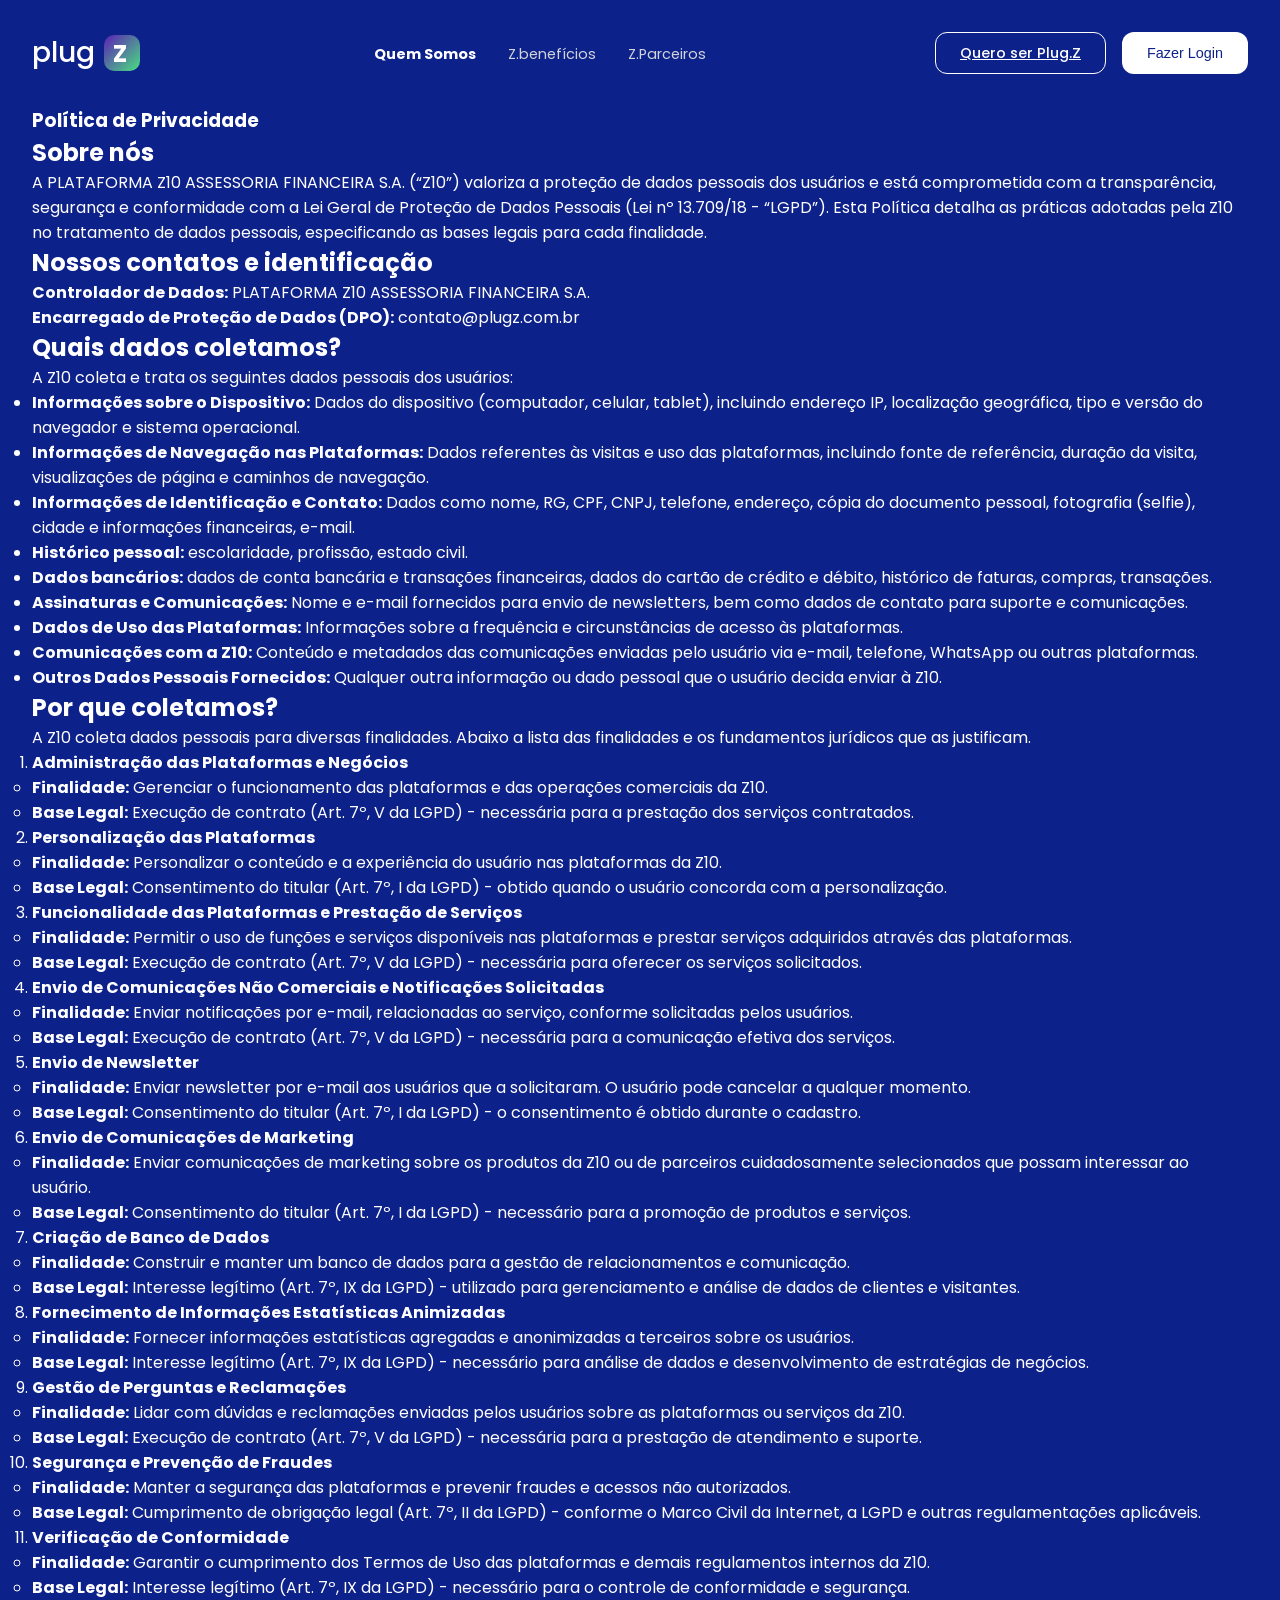
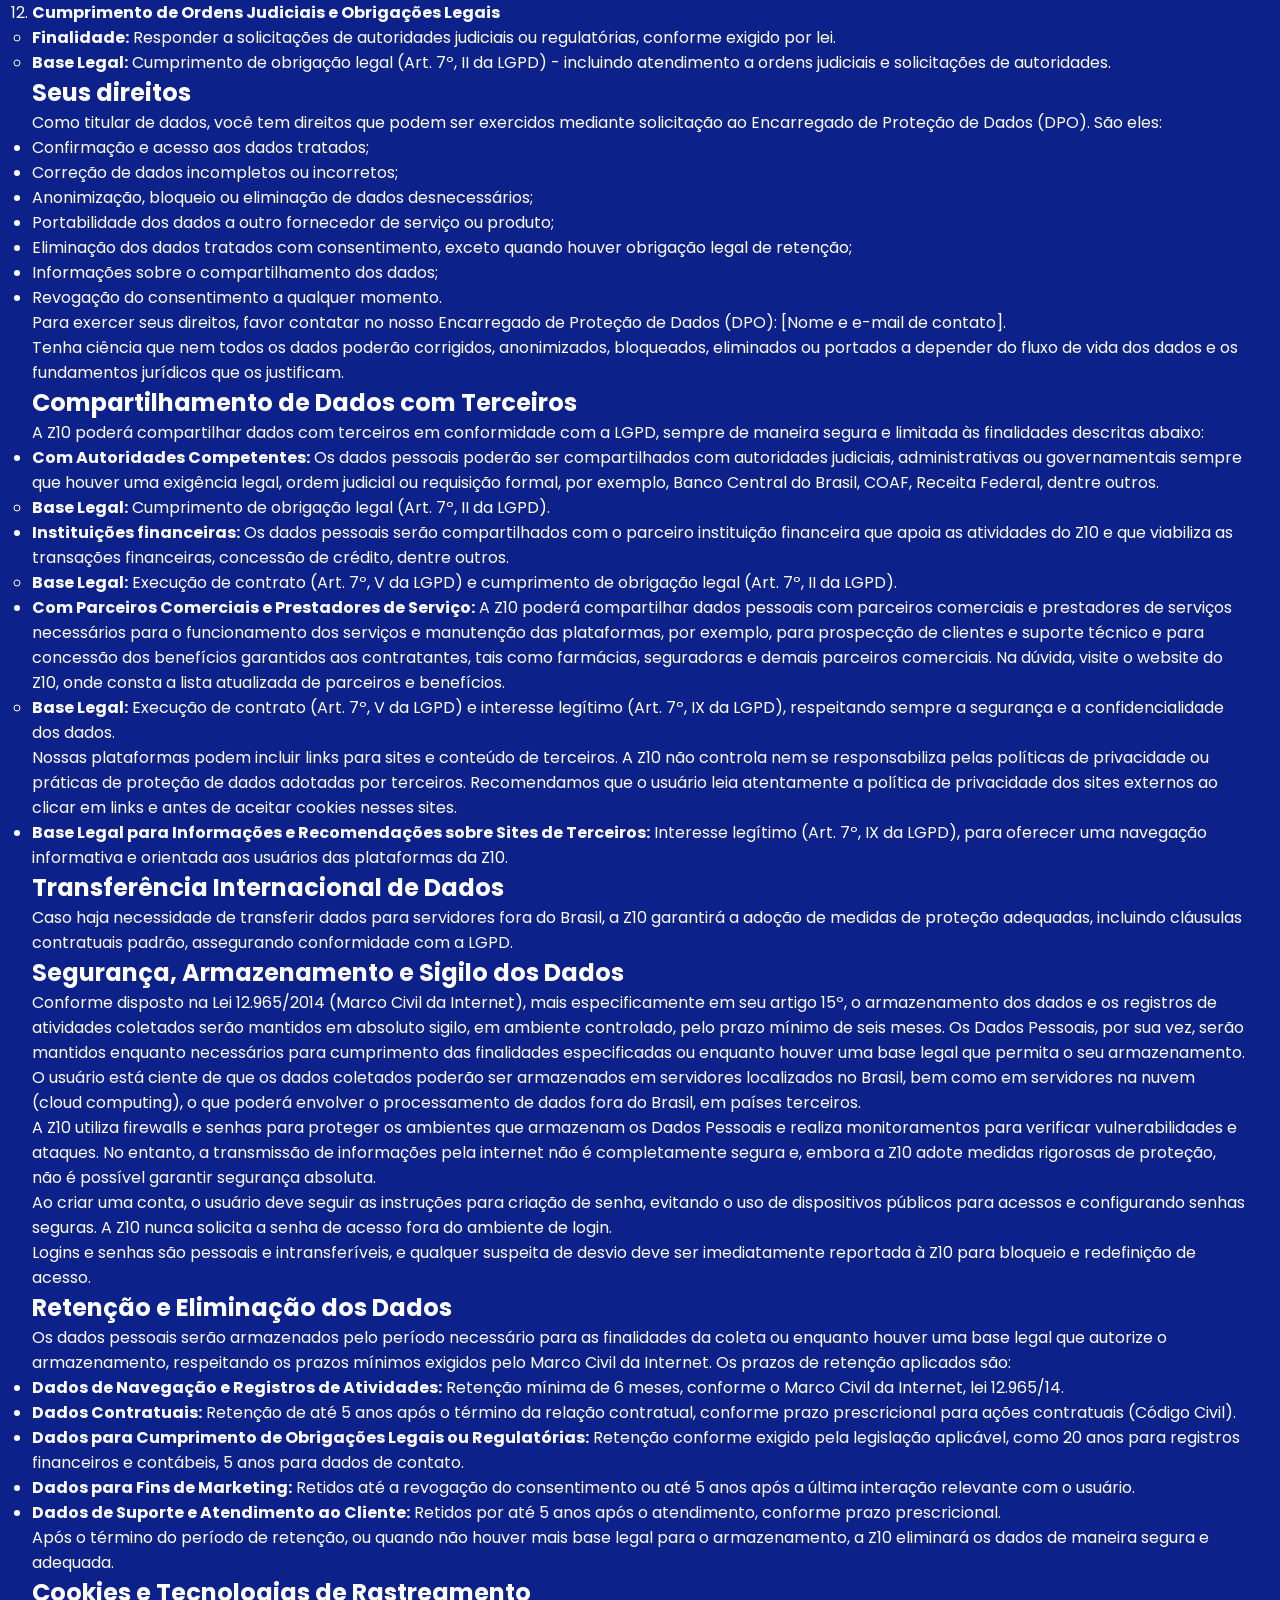
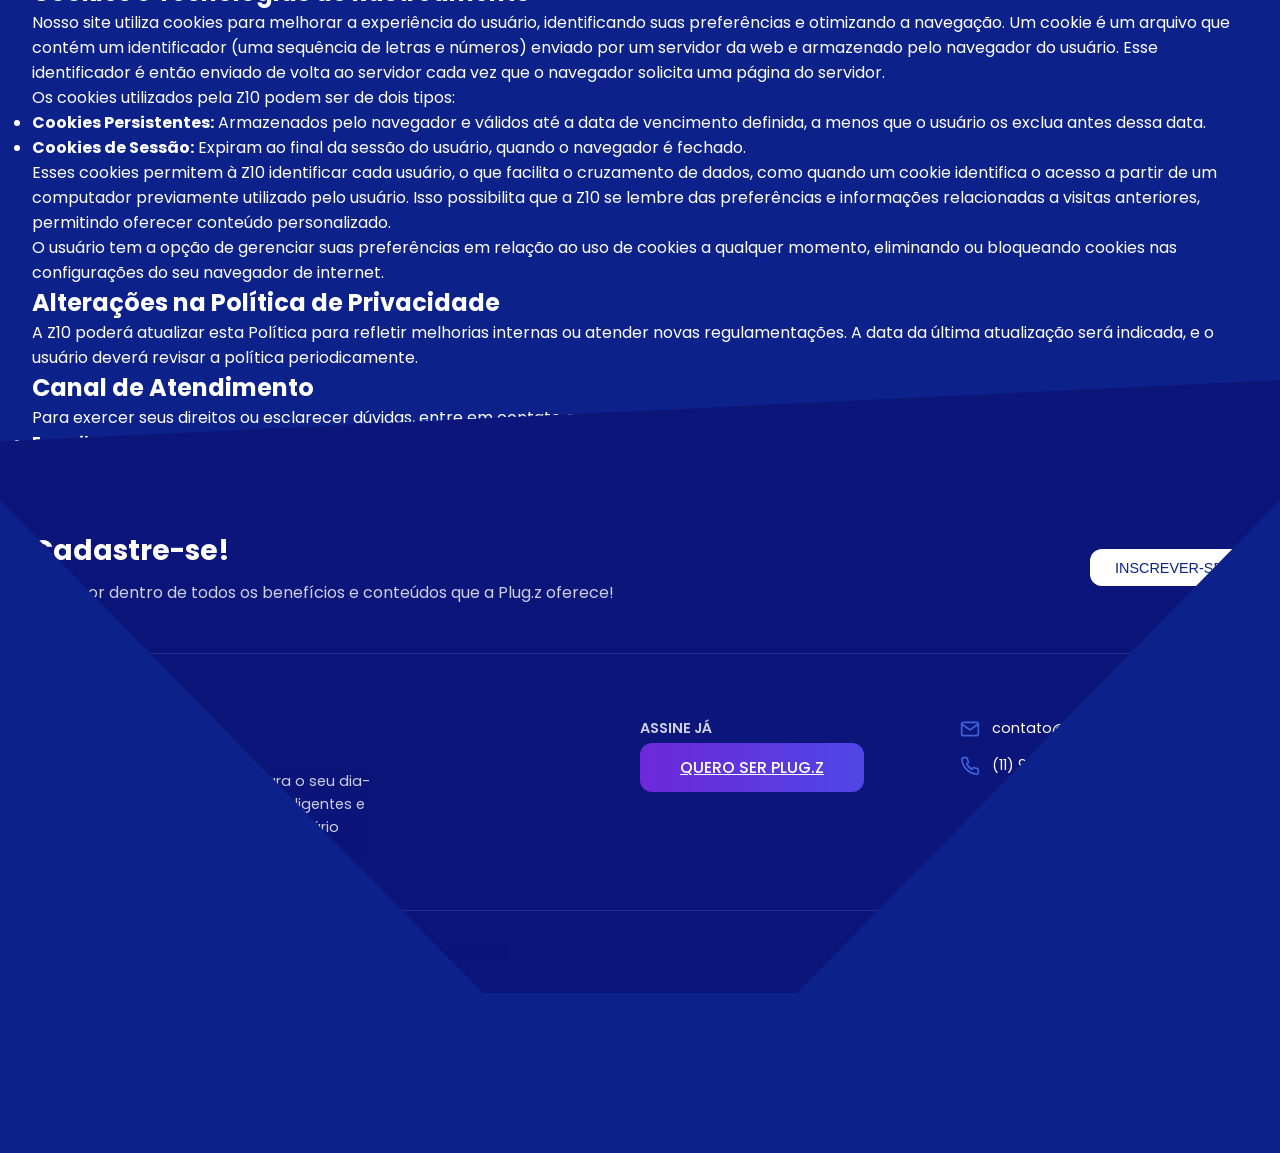
<file: politica-privacidade.html>
<!DOCTYPE html>
<html lang="pt-BR">
<head>
    <meta charset="UTF-8">
    <meta name="viewport" content="width=device-width, initial-scale=1.0">
    <title>Política de Privacidade | Plug.Z</title>
    
    <link rel="stylesheet" href="css/style.css">
    
    <link rel="preconnect" href="https://fonts.googleapis.com">
    <link rel="preconnect" href="https://fonts.gstatic.com" crossorigin>
    <link href="https://fonts.googleapis.com/css2?family=Poppins:wght@400;500;600;700&display=swap" rel="stylesheet">
</head>
<body>
    
    <div class="quemsomos-page-container">
        <section class="quemsomos-hero-section">
            <div class="container">
                <!-- 1. Cabeçalho Padrão -->
                <header class="main-header">
                    <nav class="main-nav">
                        <div class="logo">
                            <a href="index.html">
                                <svg width="112" height="36" viewBox="0 0 112 36" fill="none" xmlns="http://www.w3.org/2000/svg">
                                    <defs><linearGradient id="logo-gradient" x1="0" y1="0" x2="1" y2="1"><stop offset="0%" stop-color="#5B21B6"/><stop offset="100%" stop-color="#4ADE80"/></linearGradient></defs>
                                    <text x="0" y="27" font-family="Poppins, sans-serif" font-size="28" font-weight="500" fill="white">plug</text>
                                    <g transform="translate(72 0)"><rect width="36" height="36" rx="10" fill="url(#logo-gradient)"/><text x="9" y="27" font-family="Poppins, sans-serif" font-size="24" font-weight="700" fill="white">Z</text></g>
                                </svg>
                            </a>
                        </div>
                        <ul class="nav-links">
                            <li><a href="quem-somos.html" class="active">Quem Somos</a></li>
                            <li class="nav-item-dropdown">
                                <a href="#">Z.benefícios</a>
                                <ul class="dropdown-menu">
                                    <li><a href="zbank.html">Z.Bank</a></li>
                                    <li><a href="zfarma.html">Z.Farma</a></li>
                                    <li><a href="zvida.html">Z.Vida</a></li>
                                    <li><a href="zresidencia.html">Z.Residência</a></li>
                                    <li><a href="zprotecao.html">Z.Proteção</a></li>
                                </ul>
                            </li>
                            <li><a href="zparceiros.html">Z.Parceiros</a></li>
                        </ul>
                        <div class="nav-buttons">
                            <a href="quem-somos.html" class="btn btn-outline">Quero ser Plug.Z</a>
                            <button class="btn btn-solid" id="login-btn">Fazer Login</button>
                        </div>
                    </nav>
                </header>    </div>

    <section class="privacy-hero">
        <div class="container">
            <h1>Política de Privacidade</h1>
        </div>
    </section>

    <main class="privacy-content">
        <div class="container">
            <h2>Sobre nós</h2>
            <p>A PLATAFORMA Z10 ASSESSORIA FINANCEIRA S.A. (“Z10”) valoriza a proteção de dados pessoais dos usuários e está comprometida com a transparência, segurança e conformidade com a Lei Geral de Proteção de Dados Pessoais (Lei nº 13.709/18 - “LGPD”). Esta Política detalha as práticas adotadas pela Z10 no tratamento de dados pessoais, especificando as bases legais para cada finalidade.</p>

            <h2>Nossos contatos e identificação</h2>
            <p><strong>Controlador de Dados:</strong> PLATAFORMA Z10 ASSESSORIA FINANCEIRA S.A.<br>
            <strong>Encarregado de Proteção de Dados (DPO):</strong> contato@plugz.com.br</p>

            <h2>Quais dados coletamos?</h2>
            <p>A Z10 coleta e trata os seguintes dados pessoais dos usuários:</p>
            <ul>
                <li><strong>Informações sobre o Dispositivo:</strong> Dados do dispositivo (computador, celular, tablet), incluindo endereço IP, localização geográfica, tipo e versão do navegador e sistema operacional.</li>
                <li><strong>Informações de Navegação nas Plataformas:</strong> Dados referentes às visitas e uso das plataformas, incluindo fonte de referência, duração da visita, visualizações de página e caminhos de navegação.</li>
                <li><strong>Informações de Identificação e Contato:</strong> Dados como nome, RG, CPF, CNPJ, telefone, endereço, cópia do documento pessoal, fotografia (selfie), cidade e informações financeiras, e-mail.</li>
                <li><strong>Histórico pessoal:</strong> escolaridade, profissão, estado civil.</li>
                <li><strong>Dados bancários:</strong> dados de conta bancária e transações financeiras, dados do cartão de crédito e débito, histórico de faturas, compras, transações.</li>
                <li><strong>Assinaturas e Comunicações:</strong> Nome e e-mail fornecidos para envio de newsletters, bem como dados de contato para suporte e comunicações.</li>
                <li><strong>Dados de Uso das Plataformas:</strong> Informações sobre a frequência e circunstâncias de acesso às plataformas.</li>
                <li><strong>Comunicações com a Z10:</strong> Conteúdo e metadados das comunicações enviadas pelo usuário via e-mail, telefone, WhatsApp ou outras plataformas.</li>
                <li><strong>Outros Dados Pessoais Fornecidos:</strong> Qualquer outra informação ou dado pessoal que o usuário decida enviar à Z10.</li>
            </ul>

<h2>Por que coletamos?</h2>
<p>A Z10 coleta dados pessoais para diversas finalidades. Abaixo a lista das finalidades e os fundamentos jurídicos que as justificam.</p>

<ol class="purpose-list">
    <li>
        <strong>Administração das Plataformas e Negócios</strong>
        <ul>
            <li><strong>Finalidade:</strong> Gerenciar o funcionamento das plataformas e das operações comerciais da Z10.</li>
            <li><strong>Base Legal:</strong> Execução de contrato (Art. 7º, V da LGPD) - necessária para a prestação dos serviços contratados.</li>
        </ul>
    </li>
    <li>
        <strong>Personalização das Plataformas</strong>
        <ul>
            <li><strong>Finalidade:</strong> Personalizar o conteúdo e a experiência do usuário nas plataformas da Z10.</li>
            <li><strong>Base Legal:</strong> Consentimento do titular (Art. 7º, I da LGPD) - obtido quando o usuário concorda com a personalização.</li>
        </ul>
    </li>
    <li>
        <strong>Funcionalidade das Plataformas e Prestação de Serviços</strong>
        <ul>
            <li><strong>Finalidade:</strong> Permitir o uso de funções e serviços disponíveis nas plataformas e prestar serviços adquiridos através das plataformas.</li>
            <li><strong>Base Legal:</strong> Execução de contrato (Art. 7º, V da LGPD) - necessária para oferecer os serviços solicitados.</li>
        </ul>
    </li>
    <li>
        <strong>Envio de Comunicações Não Comerciais e Notificações Solicitadas</strong>
        <ul>
            <li><strong>Finalidade:</strong> Enviar notificações por e-mail, relacionadas ao serviço, conforme solicitadas pelos usuários.</li>
            <li><strong>Base Legal:</strong> Execução de contrato (Art. 7º, V da LGPD) - necessária para a comunicação efetiva dos serviços.</li>
        </ul>
    </li>
    <li>
        <strong>Envio de Newsletter</strong>
        <ul>
            <li><strong>Finalidade:</strong> Enviar newsletter por e-mail aos usuários que a solicitaram. O usuário pode cancelar a qualquer momento.</li>
            <li><strong>Base Legal:</strong> Consentimento do titular (Art. 7º, I da LGPD) - o consentimento é obtido durante o cadastro.</li>
        </ul>
    </li>
    <li>
        <strong>Envio de Comunicações de Marketing</strong>
        <ul>
            <li><strong>Finalidade:</strong> Enviar comunicações de marketing sobre os produtos da Z10 ou de parceiros cuidadosamente selecionados que possam interessar ao usuário.</li>
            <li><strong>Base Legal:</strong> Consentimento do titular (Art. 7º, I da LGPD) - necessário para a promoção de produtos e serviços.</li>
        </ul>
    </li>
    <li>
        <strong>Criação de Banco de Dados</strong>
        <ul>
            <li><strong>Finalidade:</strong> Construir e manter um banco de dados para a gestão de relacionamentos e comunicação.</li>
            <li><strong>Base Legal:</strong> Interesse legítimo (Art. 7º, IX da LGPD) - utilizado para gerenciamento e análise de dados de clientes e visitantes.</li>
        </ul>
    </li>
    <li>
        <strong>Fornecimento de Informações Estatísticas Animizadas</strong>
        <ul>
            <li><strong>Finalidade:</strong> Fornecer informações estatísticas agregadas e anonimizadas a terceiros sobre os usuários.</li>
            <li><strong>Base Legal:</strong> Interesse legítimo (Art. 7º, IX da LGPD) - necessário para análise de dados e desenvolvimento de estratégias de negócios.</li>
        </ul>
    </li>
    <li>
        <strong>Gestão de Perguntas e Reclamações</strong>
        <ul>
            <li><strong>Finalidade:</strong> Lidar com dúvidas e reclamações enviadas pelos usuários sobre as plataformas ou serviços da Z10.</li>
            <li><strong>Base Legal:</strong> Execução de contrato (Art. 7º, V da LGPD) - necessária para a prestação de atendimento e suporte.</li>
        </ul>
    </li>
    <li>
        <strong>Segurança e Prevenção de Fraudes</strong>
        <ul>
            <li><strong>Finalidade:</strong> Manter a segurança das plataformas e prevenir fraudes e acessos não autorizados.</li>
            <li><strong>Base Legal:</strong> Cumprimento de obrigação legal (Art. 7º, II da LGPD) - conforme o Marco Civil da Internet, a LGPD e outras regulamentações aplicáveis.</li>
        </ul>
    </li>
    <li>
        <strong>Verificação de Conformidade</strong>
        <ul>
            <li><strong>Finalidade:</strong> Garantir o cumprimento dos Termos de Uso das plataformas e demais regulamentos internos da Z10.</li>
            <li><strong>Base Legal:</strong> Interesse legítimo (Art. 7º, IX da LGPD) - necessário para o controle de conformidade e segurança.</li>
        </ul>
    </li>
    <li>
        <strong>Cumprimento de Ordens Judiciais e Obrigações Legais</strong>
        <ul>
            <li><strong>Finalidade:</strong> Responder a solicitações de autoridades judiciais ou regulatórias, conforme exigido por lei.</li>
            <li><strong>Base Legal:</strong> Cumprimento de obrigação legal (Art. 7º, II da LGPD) - incluindo atendimento a ordens judiciais e solicitações de autoridades.</li>
        </ul>
    </li>
</ol>

<h2>Seus direitos</h2>
<p>Como titular de dados, você tem direitos que podem ser exercidos mediante solicitação ao Encarregado de Proteção de Dados (DPO). São eles:</p>
<ul>
    <li>Confirmação e acesso aos dados tratados;</li>
    <li>Correção de dados incompletos ou incorretos;</li>
    <li>Anonimização, bloqueio ou eliminação de dados desnecessários;</li>
    <li>Portabilidade dos dados a outro fornecedor de serviço ou produto;</li>
    <li>Eliminação dos dados tratados com consentimento, exceto quando houver obrigação legal de retenção;</li>
    <li>Informações sobre o compartilhamento dos dados;</li>
    <li>Revogação do consentimento a qualquer momento.</li>
</ul>
<p>Para exercer seus direitos, favor contatar no nosso Encarregado de Proteção de Dados (DPO): [Nome e e-mail de contato].</p>
<p>Tenha ciência que nem todos os dados poderão corrigidos, anonimizados, bloqueados, eliminados ou portados a depender do fluxo de vida dos dados e os fundamentos jurídicos que os justificam.</p>

<h2>Compartilhamento de Dados com Terceiros</h2>
<p>A Z10 poderá compartilhar dados com terceiros em conformidade com a LGPD, sempre de maneira segura e limitada às finalidades descritas abaixo:</p>
<ul>
    <li>
        <strong>Com Autoridades Competentes:</strong> Os dados pessoais poderão ser compartilhados com autoridades judiciais, administrativas ou governamentais sempre que houver uma exigência legal, ordem judicial ou requisição formal, por exemplo, Banco Central do Brasil, COAF, Receita Federal, dentre outros.
        <ul>
            <li><strong>Base Legal:</strong> Cumprimento de obrigação legal (Art. 7º, II da LGPD).</li>
        </ul>
    </li>
    <li>
        <strong>Instituições financeiras:</strong> Os dados pessoais serão compartilhados com o parceiro instituição financeira que apoia as atividades do Z10 e que viabiliza as transações financeiras, concessão de crédito, dentre outros.
        <ul>
            <li><strong>Base Legal:</strong> Execução de contrato (Art. 7º, V da LGPD) e cumprimento de obrigação legal (Art. 7º, II da LGPD).</li>
        </ul>
    </li>
    <li>
        <strong>Com Parceiros Comerciais e Prestadores de Serviço:</strong> A Z10 poderá compartilhar dados pessoais com parceiros comerciais e prestadores de serviços necessários para o funcionamento dos serviços e manutenção das plataformas, por exemplo, para prospecção de clientes e suporte técnico e para concessão dos benefícios garantidos aos contratantes, tais como farmácias, seguradoras e demais parceiros comerciais. Na dúvida, visite o website do Z10, onde consta a lista atualizada de parceiros e benefícios.
        <ul>
            <li><strong>Base Legal:</strong> Execução de contrato (Art. 7º, V da LGPD) e interesse legítimo (Art. 7º, IX da LGPD), respeitando sempre a segurança e a confidencialidade dos dados.</li>
        </ul>
    </li>
</ul>
<p>Nossas plataformas podem incluir links para sites e conteúdo de terceiros. A Z10 não controla nem se responsabiliza pelas políticas de privacidade ou práticas de proteção de dados adotadas por terceiros. Recomendamos que o usuário leia atentamente a política de privacidade dos sites externos ao clicar em links e antes de aceitar cookies nesses sites.</p>
<ul>
    <li><strong>Base Legal para Informações e Recomendações sobre Sites de Terceiros:</strong> Interesse legítimo (Art. 7º, IX da LGPD), para oferecer uma navegação informativa e orientada aos usuários das plataformas da Z10.</li>
</ul>

<h2>Transferência Internacional de Dados</h2>
<p>Caso haja necessidade de transferir dados para servidores fora do Brasil, a Z10 garantirá a adoção de medidas de proteção adequadas, incluindo cláusulas contratuais padrão, assegurando conformidade com a LGPD.</p>

<h2>Segurança, Armazenamento e Sigilo dos Dados</h2>
<p>Conforme disposto na Lei 12.965/2014 (Marco Civil da Internet), mais especificamente em seu artigo 15º, o armazenamento dos dados e os registros de atividades coletados serão mantidos em absoluto sigilo, em ambiente controlado, pelo prazo mínimo de seis meses. Os Dados Pessoais, por sua vez, serão mantidos enquanto necessários para cumprimento das finalidades especificadas ou enquanto houver uma base legal que permita o seu armazenamento.</p>
<p>O usuário está ciente de que os dados coletados poderão ser armazenados em servidores localizados no Brasil, bem como em servidores na nuvem (cloud computing), o que poderá envolver o processamento de dados fora do Brasil, em países terceiros.</p>
<p>A Z10 utiliza firewalls e senhas para proteger os ambientes que armazenam os Dados Pessoais e realiza monitoramentos para verificar vulnerabilidades e ataques. No entanto, a transmissão de informações pela internet não é completamente segura e, embora a Z10 adote medidas rigorosas de proteção, não é possível garantir segurança absoluta.</p>
<p>Ao criar uma conta, o usuário deve seguir as instruções para criação de senha, evitando o uso de dispositivos públicos para acessos e configurando senhas seguras. A Z10 nunca solicita a senha de acesso fora do ambiente de login.</p>
<p>Logins e senhas são pessoais e intransferíveis, e qualquer suspeita de desvio deve ser imediatamente reportada à Z10 para bloqueio e redefinição de acesso.</p>
        </div>
    </main>
<main class="privacy-content">
    <div class="container">

        <h2>Retenção e Eliminação dos Dados</h2>
        <p>Os dados pessoais serão armazenados pelo período necessário para as finalidades da coleta ou enquanto houver uma base legal que autorize o armazenamento, respeitando os prazos mínimos exigidos pelo Marco Civil da Internet. Os prazos de retenção aplicados são:</p>
        <ul>
            <li><strong>Dados de Navegação e Registros de Atividades:</strong> Retenção mínima de 6 meses, conforme o Marco Civil da Internet, lei 12.965/14.</li>
            <li><strong>Dados Contratuais:</strong> Retenção de até 5 anos após o término da relação contratual, conforme prazo prescricional para ações contratuais (Código Civil).</li>
            <li><strong>Dados para Cumprimento de Obrigações Legais ou Regulatórias:</strong> Retenção conforme exigido pela legislação aplicável, como 20 anos para registros financeiros e contábeis, 5 anos para dados de contato.</li>
            <li><strong>Dados para Fins de Marketing:</strong> Retidos até a revogação do consentimento ou até 5 anos após a última interação relevante com o usuário.</li>
            <li><strong>Dados de Suporte e Atendimento ao Cliente:</strong> Retidos por até 5 anos após o atendimento, conforme prazo prescricional.</li>
        </ul>
        <p>Após o término do período de retenção, ou quando não houver mais base legal para o armazenamento, a Z10 eliminará os dados de maneira segura e adequada.</p>

        <h2>Cookies e Tecnologias de Rastreamento</h2>
        <p>Nosso site utiliza cookies para melhorar a experiência do usuário, identificando suas preferências e otimizando a navegação. Um cookie é um arquivo que contém um identificador (uma sequência de letras e números) enviado por um servidor da web e armazenado pelo navegador do usuário. Esse identificador é então enviado de volta ao servidor cada vez que o navegador solicita uma página do servidor.</p>
        <p>Os cookies utilizados pela Z10 podem ser de dois tipos:</p>
        <ul>
            <li><strong>Cookies Persistentes:</strong> Armazenados pelo navegador e válidos até a data de vencimento definida, a menos que o usuário os exclua antes dessa data.</li>
            <li><strong>Cookies de Sessão:</strong> Expiram ao final da sessão do usuário, quando o navegador é fechado.</li>
        </ul>
        <p>Esses cookies permitem à Z10 identificar cada usuário, o que facilita o cruzamento de dados, como quando um cookie identifica o acesso a partir de um computador previamente utilizado pelo usuário. Isso possibilita que a Z10 se lembre das preferências e informações relacionadas a visitas anteriores, permitindo oferecer conteúdo personalizado.</p>
        <p>O usuário tem a opção de gerenciar suas preferências em relação ao uso de cookies a qualquer momento, eliminando ou bloqueando cookies nas configurações do seu navegador de internet.</p>

        <h2>Alterações na Política de Privacidade</h2>
        <p>A Z10 poderá atualizar esta Política para refletir melhorias internas ou atender novas regulamentações. A data da última atualização será indicada, e o usuário deverá revisar a política periodicamente.</p>

        <h2>Canal de Atendimento</h2>
        <p>Para exercer seus direitos ou esclarecer dúvidas, entre em contato com o Encarregado de Proteção de Dados:</p>
        <ul>
            <li><strong>E-mail:</strong> contato@plugz.com.br</li>
            <li><strong>Prazo de resposta:</strong> até 15 dias após o recebimento da solicitação.</li>
        </ul>
    </div>
</main>

<footer class="main-footer-wrapper">
    <div class="footer-cta-section">
        <div class="container footer-cta-content">
            <div class="cta-text">
                <h3>Cadastre-se!</h3>
                <p>Fique por dentro de todos os benefícios e conteúdos que a Plug.z oferece!</p>
            </div>
            <button class="btn btn-solid">INSCREVER-SE</button>
        </div>
    </div>

    <div class="footer-main">
        <div class="container footer-grid">
            <div class="footer-column">
                <div class="logo">
                     <svg width="112" height="36" viewBox="0 0 112 36" fill="none" xmlns="http://www.w3.org/2000/svg">
                        <defs><linearGradient id="logo-gradient-footer" x1="0" y1="0" x2="1" y2="1"><stop offset="0%" stop-color="#5B21B6"/><stop offset="100%" stop-color="#4ADE80"/></linearGradient></defs>
                        <text x="0" y="27" font-family="Poppins, sans-serif" font-size="28" font-weight="500" fill="white">plug</text>
                        <g transform="translate(72 0)"><rect width="36" height="36" rx="10" fill="url(#logo-gradient-footer)"/><text x="9" y="27" font-family="Poppins, sans-serif" font-size="24" font-weight="700" fill="white">Z</text></g>
                    </svg>
                </div>
                <p class="footer-description">
                    Uma assinatura de benefícios para o seu dia-a-dia, com descontos, serviços inteligentes e soluções financeiras que faz o seu salário render mais.
                </p>
            </div>

            <!-- Coluna 2: Assine Já -->
            <div class="footer-column">
                <h4>ASSINE JÁ</h4>
                <a href="quero-ser.html" class="btn btn-gradient">QUERO SER PLUG.Z</a>
            </div>

            <!-- Coluna 3: Contato -->
            <div class="footer-column">
                <ul class="contact-list">
                    <li>
                        <svg xmlns="http://www.w3.org/2000/svg" width="20" height="20" viewBox="0 0 24 24" fill="none" stroke="currentColor" stroke-width="2" stroke-linecap="round" stroke-linejoin="round"><path d="M4 4h16c1.1 0 2 .9 2 2v12c0 1.1-.9 2-2 2H4c-1.1 0-2-.9-2-2V6c0-1.1.9-2 2-2z"></path><polyline points="22,6 12,13 2,6"></polyline></svg>
                        <span>contato@plugz.com.br</span>
                    </li>
                    <li>
                        <svg xmlns="http://www.w3.org/2000/svg" width="20" height="20" viewBox="0 0 24 24" fill="none" stroke="currentColor" stroke-width="2" stroke-linecap="round" stroke-linejoin="round"><path d="M22 16.92v3a2 2 0 0 1-2.18 2 19.79 19.79 0 0 1-8.63-3.07 19.5 19.5 0 0 1-6-6 19.79 19.79 0 0 1-3.07-8.67A2 2 0 0 1 4.11 2h3a2 2 0 0 1 2 1.72 12.84 12.84 0 0 0 .7 2.81 2 2 0 0 1-.45 2.11L8.09 9.91a16 16 0 0 0 6 6l1.27-1.27a2 2 0 0 1 2.11-.45 12.84 12.84 0 0 0 2.81.7A2 2 0 0 1 22 16.92z"></path></svg>
                        <span>(11) 99844-8888</span>
                    </li>
                </ul>
            </div>
        </div>
        
        <div class="container footer-bottom">
            <span>Plug.z © 2024 - Direitos reservados</span>
            <a href="politica-privacidade.html">Política de Privacidade</a>
        </div>
    </div>
</footer>
    <div class="modal-overlay" id="login-modal-overlay">
        <div class="modal-content" id="login-modal-content">
            <button class="modal-close-btn" id="login-modal-close">&times;</button>
            <h2>Fazer Login</h2>
            <form id="login-form">
                <div class="form-group">
                    <label for="email">E-mail ou CPF</label>
                    <input type="text" id="email" name="email" required>
                </div>
                <div class="form-group">
                    <label for="password">Senha</label>
                    <input type="password" id="password" name="password" required>
                </div>
                <a href="#" class="forgot-password-link">Esqueci minha senha</a>
                <button type="submit" class="btn btn-gradient">ENTRAR</button>
            </form>
        </div>
    </div>
</body>
</html>
</file>
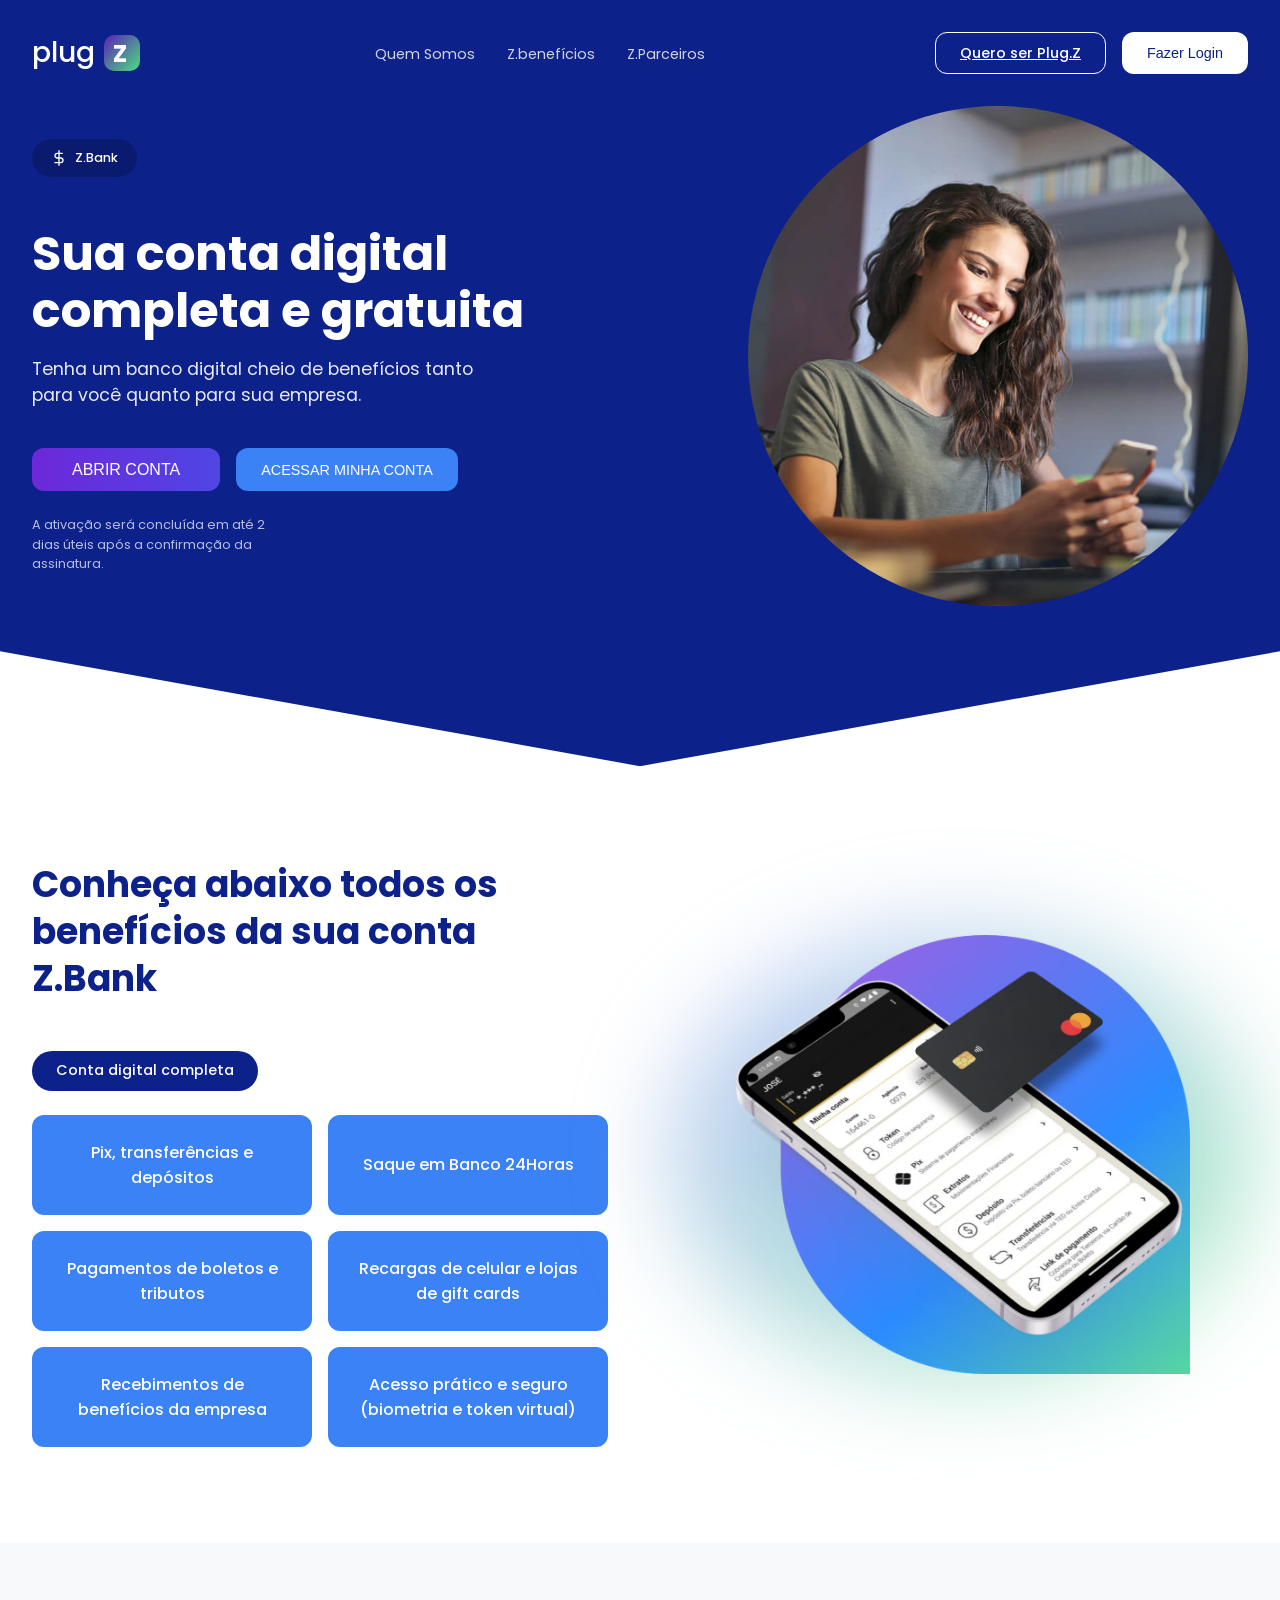
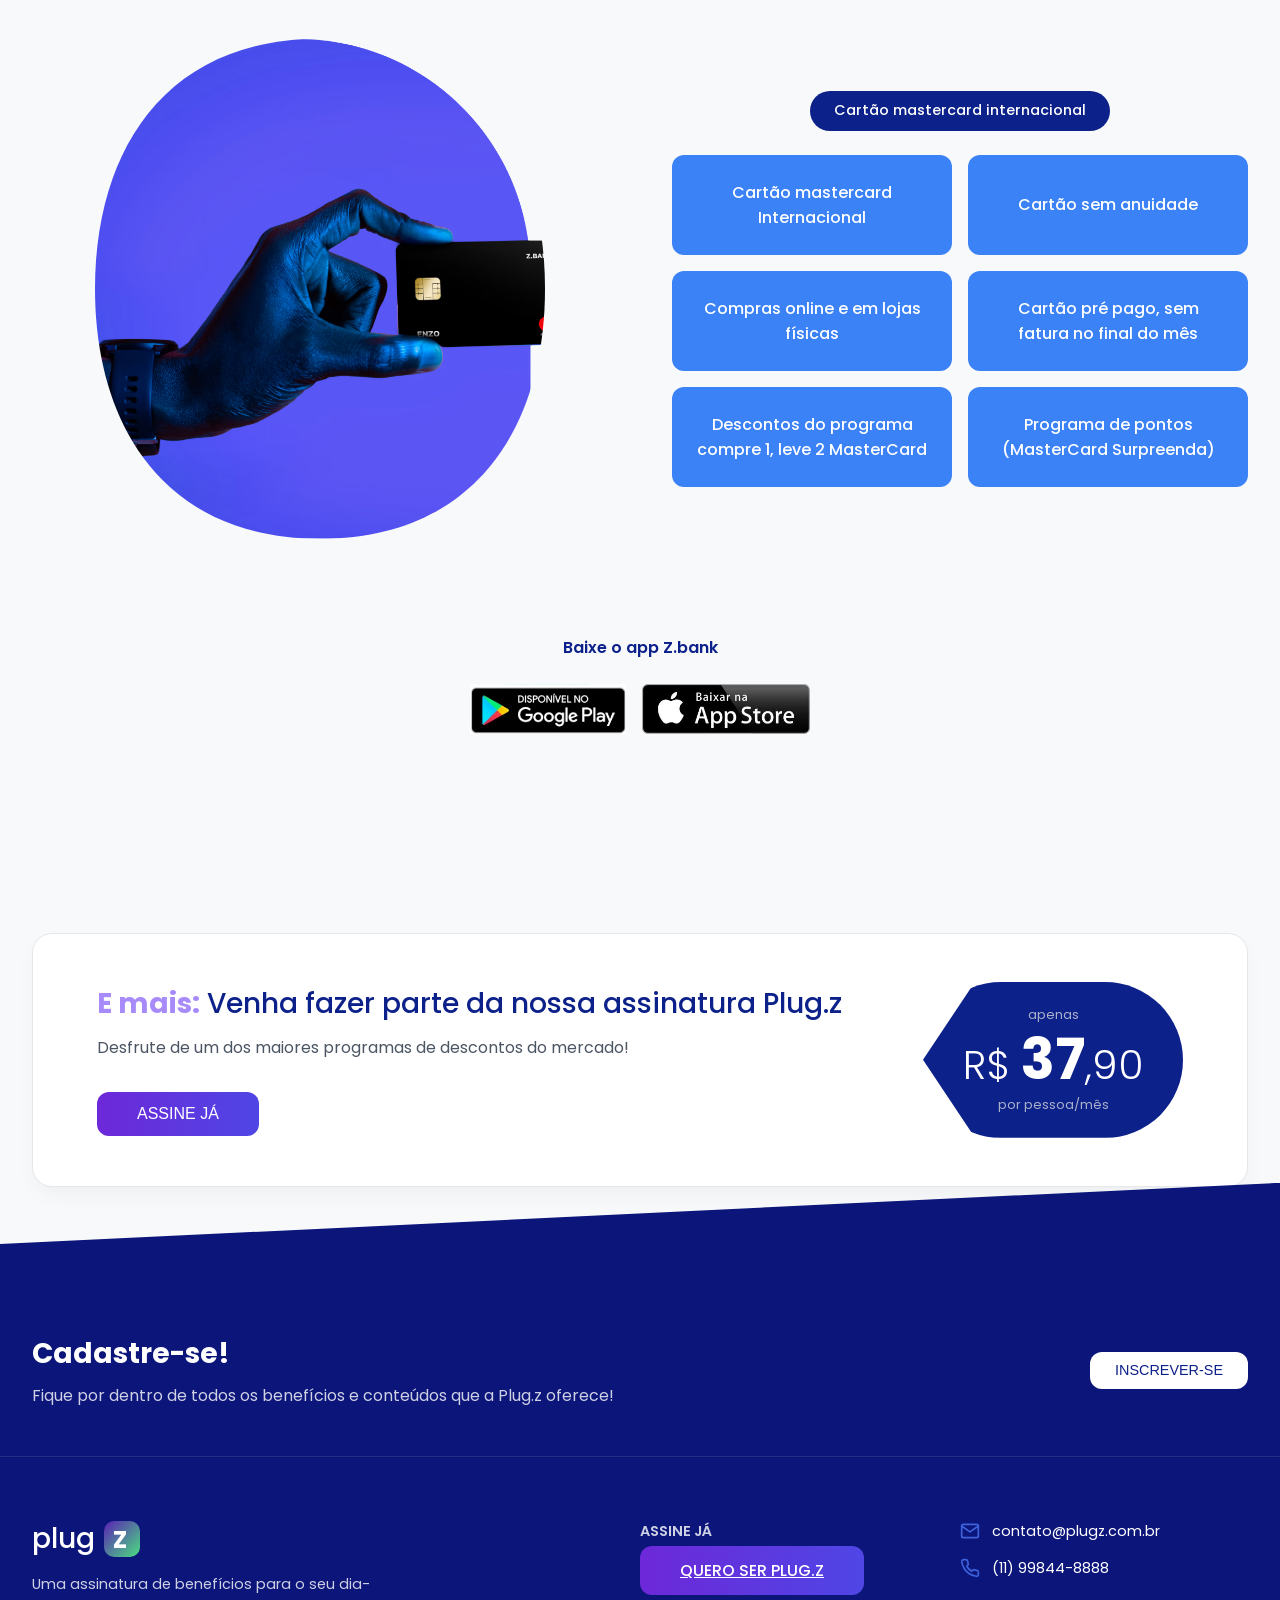
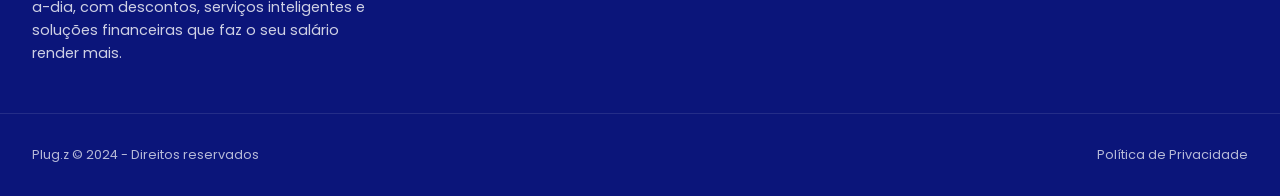
<file: zbank.html>
<!DOCTYPE html>
<html lang="pt-BR">
<head>
    <meta charset="UTF-8">
    <meta name="viewport" content="width=device-width, initial-scale=1.0">
    <title>Z.Bank - Sua Conta Digital | Plug.Z</title>

    <link rel="stylesheet" href="css/style.css">
    
    <link rel="preconnect" href="https://fonts.googleapis.com">
    <link rel="preconnect" href="https://fonts.gstatic.com" crossorigin>
    <link href="https://fonts.googleapis.com/css2?family=Poppins:wght@400;500;600;700&display=swap" rel="stylesheet">
</head>
<body>
    
    <div class="zbank-page-container">
        <section class="zbank-hero-section">
            <div class="container">
                <header class="main-header">
                    <nav class="main-nav">
                        <div class="logo">
                            <a href="index.html">
                                <svg width="112" height="36" viewBox="0 0 112 36" fill="none" xmlns="http://www.w3.org/2000/svg">
                                    <defs><linearGradient id="logo-gradient" x1="0" y1="0" x2="1" y2="1"><stop offset="0%" stop-color="#5B21B6"/><stop offset="100%" stop-color="#4ADE80"/></linearGradient></defs>
                                    <text x="0" y="27" font-family="Poppins, sans-serif" font-size="28" font-weight="500" fill="white">plug</text>
                                    <g transform="translate(72 0)"><rect width="36" height="36" rx="10" fill="url(#logo-gradient)"/><text x="9" y="27" font-family="Poppins, sans-serif" font-size="24" font-weight="700" fill="white">Z</text></g>
                                </svg>
                            </a>
                        </div>
                        <ul class="nav-links">
                            <li><a href="quem-somos.html">Quem Somos</a></li>
                            <li class="nav-item-dropdown">
                                <a href="#">Z.benefícios</a>
                                <ul class="dropdown-menu">
                                    <li><a href="zbank.html">Z.Bank</a></li>
                                    <li><a href="zfarma.html">Z.Farma</a></li>
                                    <li><a href="zvida.html">Z.Vida</a></li>
                                    <li><a href="zresidencia.html">Z.Residência</a></li>
                                    <li><a href="zprotecao.html">Z.Proteção</a></li>
                                </ul>
                            </li>
                            <li><a href="zparceiros.html">Z.Parceiros</a></li>
                        </ul>
                        <div class="nav-buttons">
                            <a href="quem-somos.html" class="btn btn-outline">Quero ser Plug.Z</a>
                            <button class="btn btn-solid" id="login-btn">Fazer Login</button>
                        </div>
                    </nav>
                </header>
    
                <div class="zbank-wrapper">
                    <div class="zbank-content">
                        <span class="service-tag dark-bg">
                            <svg xmlns="http://www.w3.org/2000/svg" width="16" height="16" viewBox="0 0 24 24" fill="none" stroke="currentColor" stroke-width="2" stroke-linecap="round" stroke-linejoin="round"><line x1="12" x2="12" y1="1" y2="23"></line><path d="M17 5H9.5a3.5 3.5 0 0 0 0 7h5a3.5 3.5 0 0 1 0 7H6"></path></svg>
                            Z.Bank
                        </span>
                        <h2>Sua conta digital completa e gratuita</h2>
                        <p class="subtitle">Tenha um banco digital cheio de benefícios tanto para você quanto para sua empresa.</p>
                        <div class="button-group">
                            <button class="btn btn-gradient">ABRIR CONTA</button>
                            <button class="btn btn-light-blue">ACESSAR MINHA CONTA</button>
                        </div>
                        <p class="activation-note">A ativação será concluída em até 2 dias úteis após a confirmação da assinatura.</p>
                    </div>
                    <div class="zbank-image-wrapper">
                        <img src="imgs/z-bank/car-zbank.jpg" alt="Mulher sorrindo usando o celular">
                    </div>
                </div>
            </div>
        </section>

        <section class="zbank-benefits-section">
            <div class="container zbank-benefits-wrapper">
                <div class="zbank-benefits-content">
                    <h2>Conheça abaixo todos os benefícios da sua conta Z.Bank</h2>
                    <div class="benefits-grid-container">
                        <div class="benefit-tag">Conta digital completa</div>
                        <div class="benefits-grid">
                            <div class="benefit-item">Pix, transferências e depósitos</div>
                            <div class="benefit-item">Saque em Banco 24Horas</div>
                            <div class="benefit-item">Pagamentos de boletos e tributos</div>
                            <div class="benefit-item">Recargas de celular e lojas de gift cards</div>
                            <div class="benefit-item">Recebimentos de benefícios da empresa</div>
                            <div class="benefit-item">Acesso prático e seguro (biometria e token virtual)</div>
                        </div>
                    </div>
                </div>

                <div class="zbank-benefits-image-area">
                    <div class="image-background-blob"></div>
                    <img src="imgs/z-bank/bank.png" alt="Aplicativo Z.Bank em um smartphone" class="app-image">
                </div>
            </div>
        </section>
        <section class="zbank-card-section">
            <div class="container zbank-card-wrapper">
                <div class="card-image-area">
                    <img src="imgs/z-bank/bank2.png" alt="Mão segurando um cartão Z.Bank MasterCard">
                </div>

                <div class="card-benefits-content">
                    <div class="benefit-tag">Cartão mastercard internacional</div>
                    <div class="benefits-grid">
                        <div class="benefit-item">Cartão mastercard Internacional</div>
                        <div class="benefit-item">Cartão sem anuidade</div>
                        <div class="benefit-item">Compras online e em lojas físicas</div>
                        <div class="benefit-item">Cartão pré pago, sem fatura no final do mês</div>
                        <div class="benefit-item">Descontos do programa compre 1, leve 2 MasterCard</div>
                        <div class="benefit-item">Programa de pontos (MasterCard Surpreenda)</div>
                    </div>
                </div>
            </div>

            <div class="app-download-section">
                <p>Baixe o app Z.bank</p>
                <div class="app-stores">
                    <a href="https://play.google.com/store/apps/details?id=br.com.zbank.app"><img src="imgs/z-bank/g-play.jpg" alt="Disponível no Google Play"></a>
                    <a href="https://apps.apple.com/br/app/z-bank/id6467052552"><img src="imgs/z-bank/a-store.jpg" alt="Baixar na App Store"></a>
                </div>
            </div>
        </section>
        <section class="final-cta-section">
            <div class="container">
                <div class="final-cta-card">
                    <div class="final-cta-content">
                        <h3><strong>E mais:</strong> Venha fazer parte da nossa assinatura Plug.z</h3>
                        <p>Desfrute de um dos maiores programas de descontos do mercado!</p>
                        <button class="btn btn-gradient">ASSINE JÁ</button>
                    </div>
                    <div class="price-bubble">
                        <span class="price-label">apenas</span>
                        <span class="price-value">R$ <strong>37</strong>,90</span>
                        <span class="price-period">por pessoa/mês</span>
                    </div>
                </div>
            </div>
        </section>

        <footer class="main-footer-wrapper">
            <div class="footer-cta-section">
                <div class="container footer-cta-content">
                    <div class="cta-text">
                        <h3>Cadastre-se!</h3>
                        <p>Fique por dentro de todos os benefícios e conteúdos que a Plug.z oferece!</p>
                    </div>
                    <button class="btn btn-solid">INSCREVER-SE</button>
                </div>
            </div>

            <div class="footer-main">
                <div class="container footer-grid">
                    <div class="footer-column">
                        <div class="logo">
                             <svg width="112" height="36" viewBox="0 0 112 36" fill="none" xmlns="http://www.w3.org/2000/svg">
                                <defs><linearGradient id="logo-gradient-footer" x1="0" y1="0" x2="1" y2="1"><stop offset="0%" stop-color="#5B21B6"/><stop offset="100%" stop-color="#4ADE80"/></linearGradient></defs>
                                <text x="0" y="27" font-family="Poppins, sans-serif" font-size="28" font-weight="500" fill="white">plug</text>
                                <g transform="translate(72 0)"><rect width="36" height="36" rx="10" fill="url(#logo-gradient-footer)"/><text x="9" y="27" font-family="Poppins, sans-serif" font-size="24" font-weight="700" fill="white">Z</text></g>
                            </svg>
                        </div>
                        <p class="footer-description">
                            Uma assinatura de benefícios para o seu dia-a-dia, com descontos, serviços inteligentes e soluções financeiras que faz o seu salário render mais.
                        </p>
                    </div>

                    <div class="footer-column">
                        <h4>ASSINE JÁ</h4>
                        <a href="quero-ser.html" class="btn btn-gradient">QUERO SER PLUG.Z</a>
                    </div>

                    <div class="footer-column">
                        <ul class="contact-list">
                            <li>
                                <svg xmlns="http://www.w3.org/2000/svg" width="20" height="20" viewBox="0 0 24 24" fill="none" stroke="currentColor" stroke-width="2" stroke-linecap="round" stroke-linejoin="round"><path d="M4 4h16c1.1 0 2 .9 2 2v12c0 1.1-.9 2-2 2H4c-1.1 0-2-.9-2-2V6c0-1.1.9-2 2-2z"></path><polyline points="22,6 12,13 2,6"></polyline></svg>
                                <span>contato@plugz.com.br</span>
                            </li>
                            <li>
                                <svg xmlns="http://www.w3.org/2000/svg" width="20" height="20" viewBox="0 0 24 24" fill="none" stroke="currentColor" stroke-width="2" stroke-linecap="round" stroke-linejoin="round"><path d="M22 16.92v3a2 2 0 0 1-2.18 2 19.79 19.79 0 0 1-8.63-3.07 19.5 19.5 0 0 1-6-6 19.79 19.79 0 0 1-3.07-8.67A2 2 0 0 1 4.11 2h3a2 2 0 0 1 2 1.72 12.84 12.84 0 0 0 .7 2.81 2 2 0 0 1-.45 2.11L8.09 9.91a16 16 0 0 0 6 6l1.27-1.27a2 2 0 0 1 2.11-.45 12.84 12.84 0 0 0 2.81.7A2 2 0 0 1 22 16.92z"></path></svg>
                                <span>(11) 99844-8888</span>
                            </li>
                        </ul>
                    </div>
                </div>
                
                <div class="container footer-bottom">
                    <span>Plug.z © 2024 - Direitos reservados</span>
                    <a href="politica-privacidade.html">Política de Privacidade</a>
                </div>
            </div>
        </footer>
        
            </div>
    <div class="modal-overlay" id="login-modal-overlay">
        <div class="modal-content" id="login-modal-content">
            <button class="modal-close-btn" id="login-modal-close">&times;</button>
            <h2>Fazer Login</h2>
            <form id="login-form">
                <div class="form-group">
                    <label for="email">E-mail ou CPF</label>
                    <input type="text" id="email" name="email" required>
                </div>
                <div class="form-group">
                    <label for="password">Senha</label>
                    <input type="password" id="password" name="password" required>
                </div>
                <a href="#" class="forgot-password-link">Esqueci minha senha</a>
                <button type="submit" class="btn btn-gradient">ENTRAR</button>
            </form>
        </div>
    </div>
</body>
</html>
</file>
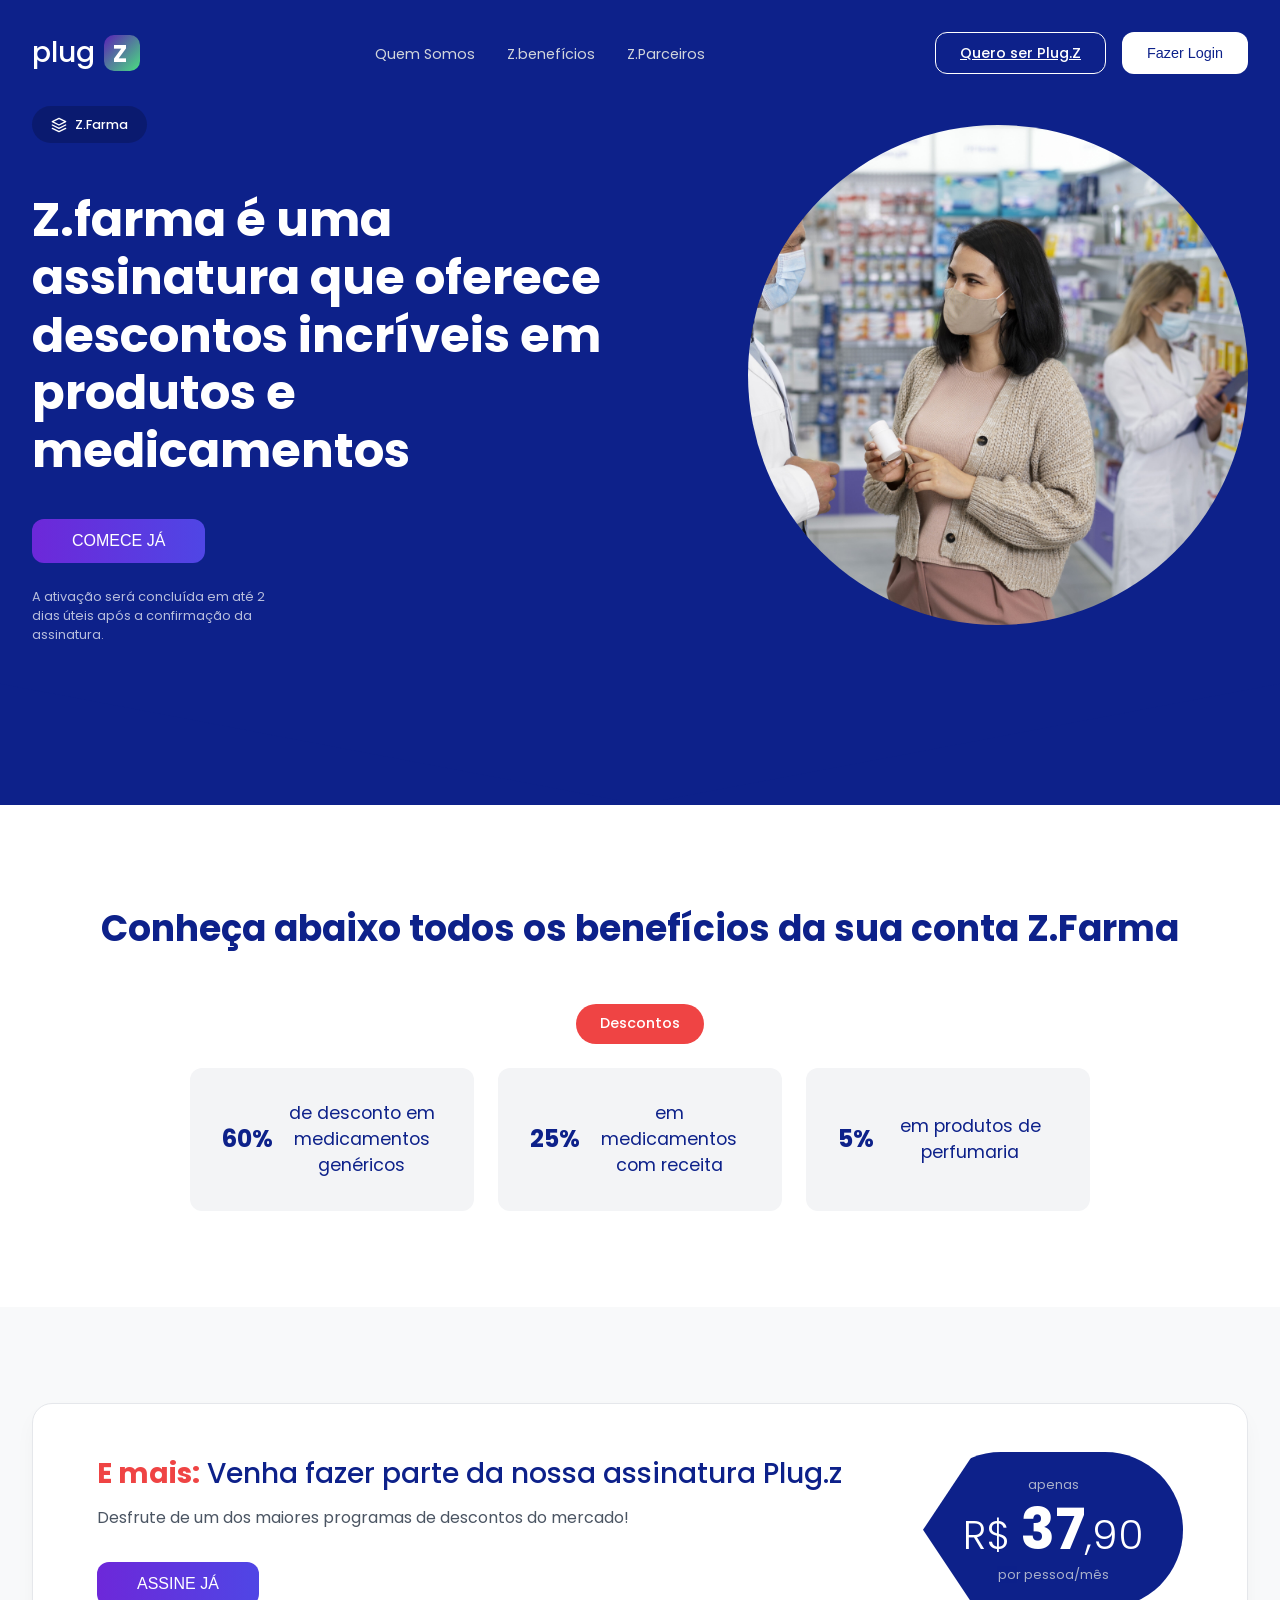
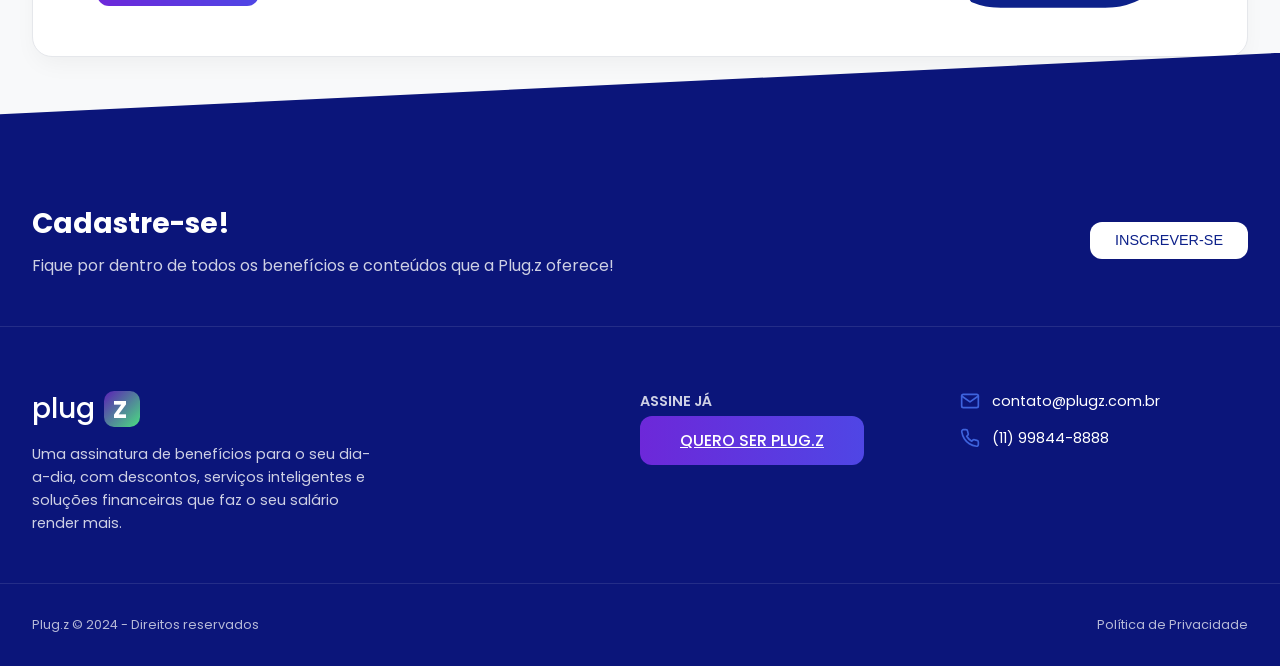
<file: zfarma.html>
<!DOCTYPE html>
<html lang="pt-BR">
<head>
    <meta charset="UTF-8">
    <meta name="viewport" content="width=device-width, initial-scale-1.0">
    <title>Z.Farma - Descontos em Medicamentos | Plug.Z</title>
    
    <link rel="stylesheet" href="css/style.css">
    
    <link rel="preconnect" href="https://fonts.googleapis.com">
    <link rel="preconnect" href="https://fonts.gstatic.com" crossorigin>
    <link href="https://fonts.googleapis.com/css2?family=Poppins:wght@400;500;600;700&display=swap" rel="stylesheet">
</head>
<body>
    
    <div class="zfarma-page-container">
        <section class="zfarma-hero-section">
            <div class="container">
                <!-- 1. Cabeçalho Padrão -->
                <header class="main-header">
                    <nav class="main-nav">
                        <div class="logo">
                            <a href="index.html">
                                <svg width="112" height="36" viewBox="0 0 112 36" fill="none" xmlns="http://www.w3.org/2000/svg">
                                    <defs><linearGradient id="logo-gradient" x1="0" y1="0" x2="1" y2="1"><stop offset="0%" stop-color="#5B21B6"/><stop offset="100%" stop-color="#4ADE80"/></linearGradient></defs>
                                    <text x="0" y="27" font-family="Poppins, sans-serif" font-size="28" font-weight="500" fill="white">plug</text>
                                    <g transform="translate(72 0)"><rect width="36" height="36" rx="10" fill="url(#logo-gradient)"/><text x="9" y="27" font-family="Poppins, sans-serif" font-size="24" font-weight="700" fill="white">Z</text></g>
                                </svg>
                            </a>
                        </div>
                        <ul class="nav-links">
                            <li><a href="quem-somos.html">Quem Somos</a></li>
                            <li class="nav-item-dropdown">
                                <a href="#">Z.benefícios</a>
                                <ul class="dropdown-menu">
                                    <li><a href="zbank.html">Z.Bank</a></li>
                                    <li><a href="zfarma.html">Z.Farma</a></li>
                                    <li><a href="zvida.html">Z.Vida</a></li>
                                    <li><a href="zresidencia.html">Z.Residência</a></li>
                                    <li><a href="zprotecao.html">Z.Proteção</a></li>
                                </ul>
                            </li>
                            <li><a href="zparceiros.html">Z.Parceiros</a></li>
                        </ul>
                        <div class="nav-buttons">
                            <a href="quem-somos.html" class="btn btn-outline">Quero ser Plug.Z</a>
                            <button class="btn btn-solid" id="login-btn">Fazer Login</button>
                        </div>
                    </nav>
                </header>
    
                <div class="zfarma-wrapper">
                    <div class="zfarma-content">
                        <span class="service-tag dark-bg">
                            <svg xmlns="http://www.w3.org/2000/svg" width="16" height="16" viewBox="0 0 24 24" fill="none" stroke="currentColor" stroke-width="2" stroke-linecap="round" stroke-linejoin="round"><path d="M12 2L2 7l10 5 10-5-10-5zM2 17l10 5 10-5M2 12l10 5 10-5"></path></svg>
                            Z.Farma
                        </span>
                        <h2>Z.farma é uma assinatura que oferece descontos incríveis em produtos e medicamentos</h2>
                        <button class="btn btn-gradient">COMECE JÁ</button>
                        <p class="activation-note">A ativação será concluída em até 2 dias úteis após a confirmação da assinatura.</p>
                    </div>
                    <div class="zfarma-image-wrapper">
                        <img src="imgs\z-farma\zfarma.jpg" alt="Farmacêutico atendendo cliente">
                    </div>
                </div>
            </div>
        </section>
        <section class="zfarma-benefits-section">
            <div class="container">
                <h2>Conheça abaixo todos os benefícios da sua conta Z.Farma</h2>
                <div class="benefits-container">
                    <span class="benefit-tag-red">Descontos</span>
                    <div class="zfarma-benefits-grid">
                        <div class="benefit-item-gray"><strong>60%</strong> de desconto em medicamentos genéricos</div>
                        <div class="benefit-item-gray"><strong>25%</strong> em medicamentos com receita</div>
                        <div class="benefit-item-gray"><strong>5%</strong> em produtos de perfumaria</div>
                    </div>
                </div>
            </div>
        </section>
        <section class="final-cta-section">
            <div class="container">
                <div class="final-cta-card">
                    <div class="final-cta-content">
                        <h3><strong class="red-text">E mais:</strong> Venha fazer parte da nossa assinatura Plug.z</h3>
                        <p>Desfrute de um dos maiores programas de descontos do mercado!</p>
                        <button class="btn btn-gradient">ASSINE JÁ</button>
                    </div>
                    <div class="price-bubble">
                        <span class="price-label">apenas</span>
                        <span class="price-value">R$ <strong>37</strong>,90</span>
                        <span class="price-period">por pessoa/mês</span>
                    </div>
                </div>
            </div>
        </section>

        <footer class="main-footer-wrapper">
            <div class="footer-cta-section">
                <div class="container footer-cta-content">
                    <div class="cta-text">
                        <h3>Cadastre-se!</h3>
                        <p>Fique por dentro de todos os benefícios e conteúdos que a Plug.z oferece!</p>
                    </div>
                    <button class="btn btn-solid">INSCREVER-SE</button>
                </div>
            </div>

            <div class="footer-main">
                <div class="container footer-grid">
                    <div class="footer-column">
                        <div class="logo">
                             <svg width="112" height="36" viewBox="0 0 112 36" fill="none" xmlns="http://www.w3.org/2000/svg">
                                <defs><linearGradient id="logo-gradient-footer" x1="0" y1="0" x2="1" y2="1"><stop offset="0%" stop-color="#5B21B6"/><stop offset="100%" stop-color="#4ADE80"/></linearGradient></defs>
                                <text x="0" y="27" font-family="Poppins, sans-serif" font-size="28" font-weight="500" fill="white">plug</text>
                                <g transform="translate(72 0)"><rect width="36" height="36" rx="10" fill="url(#logo-gradient-footer)"/><text x="9" y="27" font-family="Poppins, sans-serif" font-size="24" font-weight="700" fill="white">Z</text></g>
                            </svg>
                        </div>
                        <p class="footer-description">
                            Uma assinatura de benefícios para o seu dia-a-dia, com descontos, serviços inteligentes e soluções financeiras que faz o seu salário render mais.
                        </p>
                    </div>

                    <div class="footer-column">
                        <h4>ASSINE JÁ</h4>
                        <a href="quero-ser.html" class="btn btn-gradient">QUERO SER PLUG.Z</a>
                    </div>

                    <div class="footer-column">
                        <ul class="contact-list">
                            <li>
                                <svg xmlns="http://www.w3.org/2000/svg" width="20" height="20" viewBox="0 0 24 24" fill="none" stroke="currentColor" stroke-width="2" stroke-linecap="round" stroke-linejoin="round"><path d="M4 4h16c1.1 0 2 .9 2 2v12c0 1.1-.9 2-2 2H4c-1.1 0-2-.9-2-2V6c0-1.1.9-2 2-2z"></path><polyline points="22,6 12,13 2,6"></polyline></svg>
                                <span>contato@plugz.com.br</span>
                            </li>
                            <li>
                                <svg xmlns="http://www.w3.org/2000/svg" width="20" height="20" viewBox="0 0 24 24" fill="none" stroke="currentColor" stroke-width="2" stroke-linecap="round" stroke-linejoin="round"><path d="M22 16.92v3a2 2 0 0 1-2.18 2 19.79 19.79 0 0 1-8.63-3.07 19.5 19.5 0 0 1-6-6 19.79 19.79 0 0 1-3.07-8.67A2 2 0 0 1 4.11 2h3a2 2 0 0 1 2 1.72 12.84 12.84 0 0 0 .7 2.81 2 2 0 0 1-.45 2.11L8.09 9.91a16 16 0 0 0 6 6l1.27-1.27a2 2 0 0 1 2.11-.45 12.84 12.84 0 0 0 2.81.7A2 2 0 0 1 22 16.92z"></path></svg>
                                <span>(11) 99844-8888</span>
                            </li>
                        </ul>
                    </div>
                </div>
                
                <div class="container footer-bottom">
                    <span>Plug.z © 2024 - Direitos reservados</span>
                    <a href="politica-privacidade.html">Política de Privacidade</a>
                </div>
            </div>
        </footer>
    </div>
    <div class="modal-overlay" id="login-modal-overlay">
        <div class="modal-content" id="login-modal-content">
            <button class="modal-close-btn" id="login-modal-close">&times;</button>
            <h2>Fazer Login</h2>
            <form id="login-form">
                <div class="form-group">
                    <label for="email">E-mail ou CPF</label>
                    <input type="text" id="email" name="email" required>
                </div>
                <div class="form-group">
                    <label for="password">Senha</label>
                    <input type="password" id="password" name="password" required>
                </div>
                <a href="#" class="forgot-password-link">Esqueci minha senha</a>
                <button type="submit" class="btn btn-gradient">ENTRAR</button>
            </form>
        </div>
    </div>
</body>
</html>
</file>
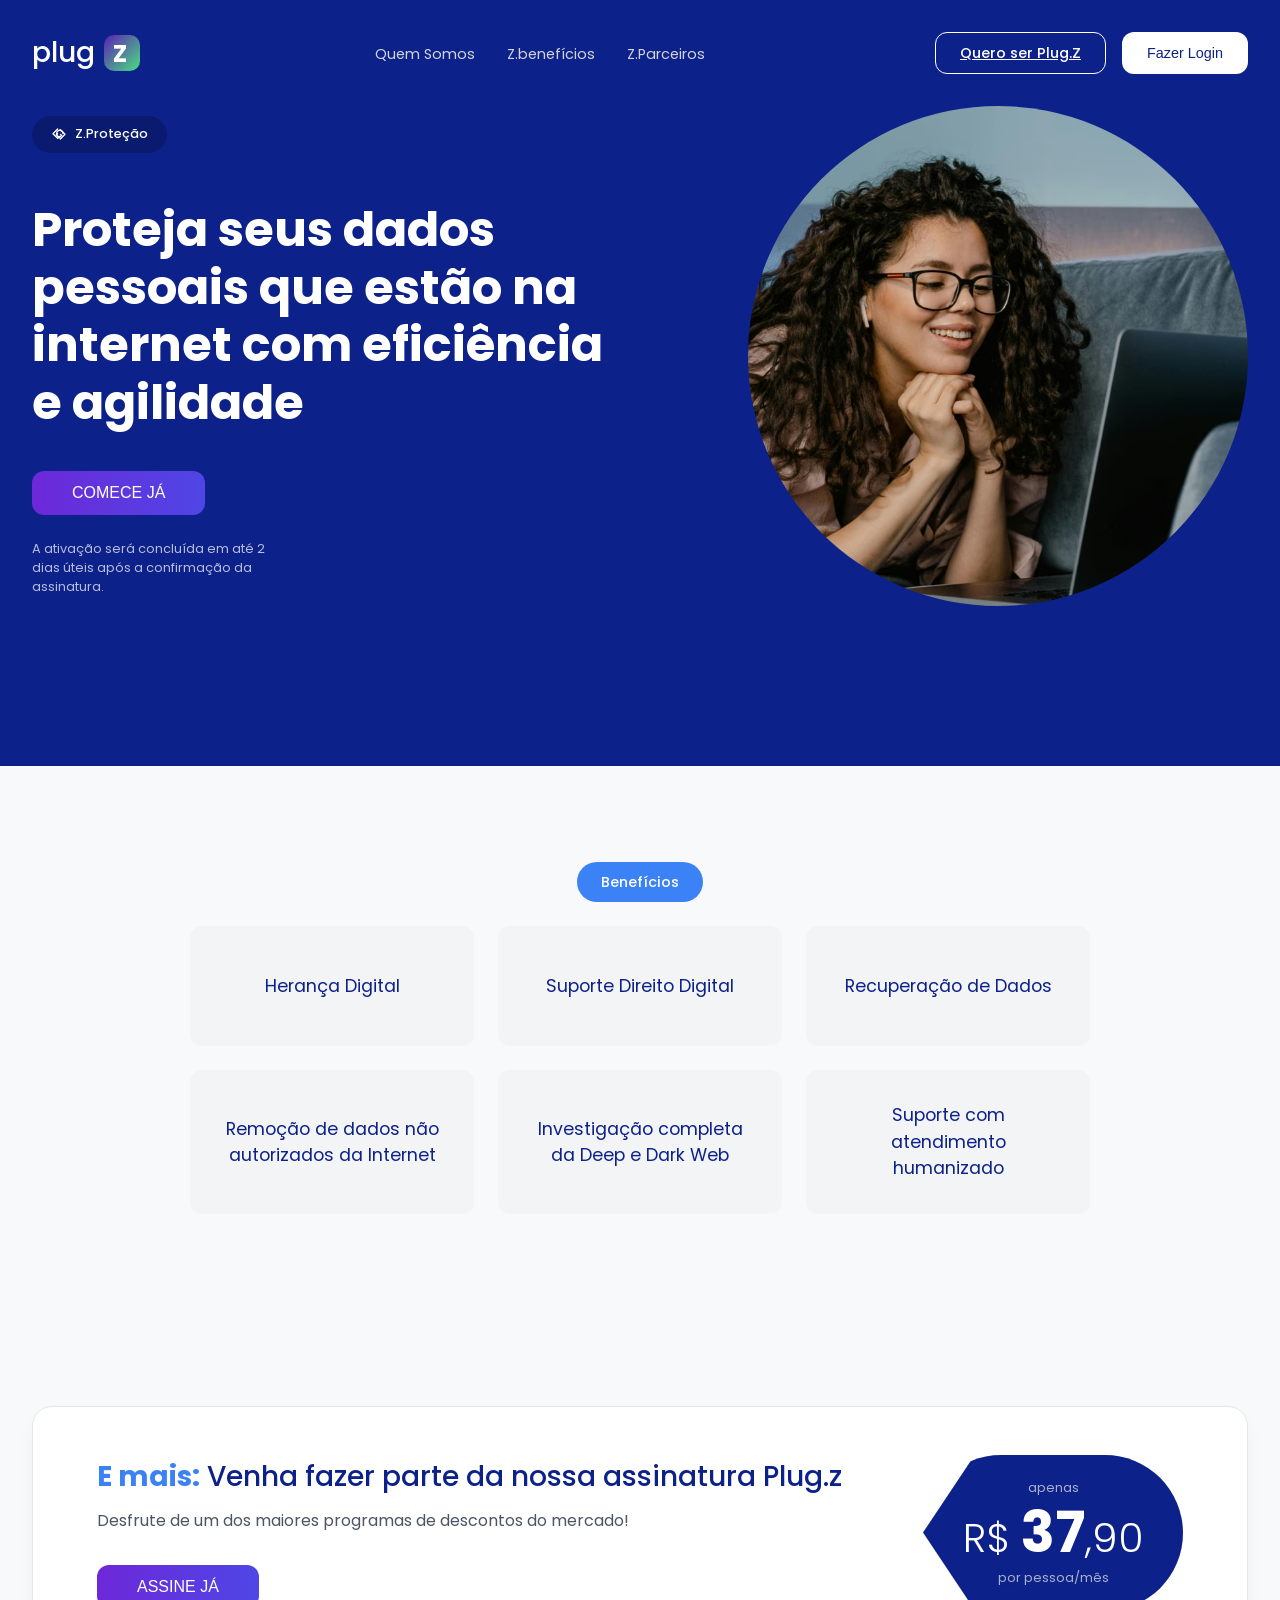
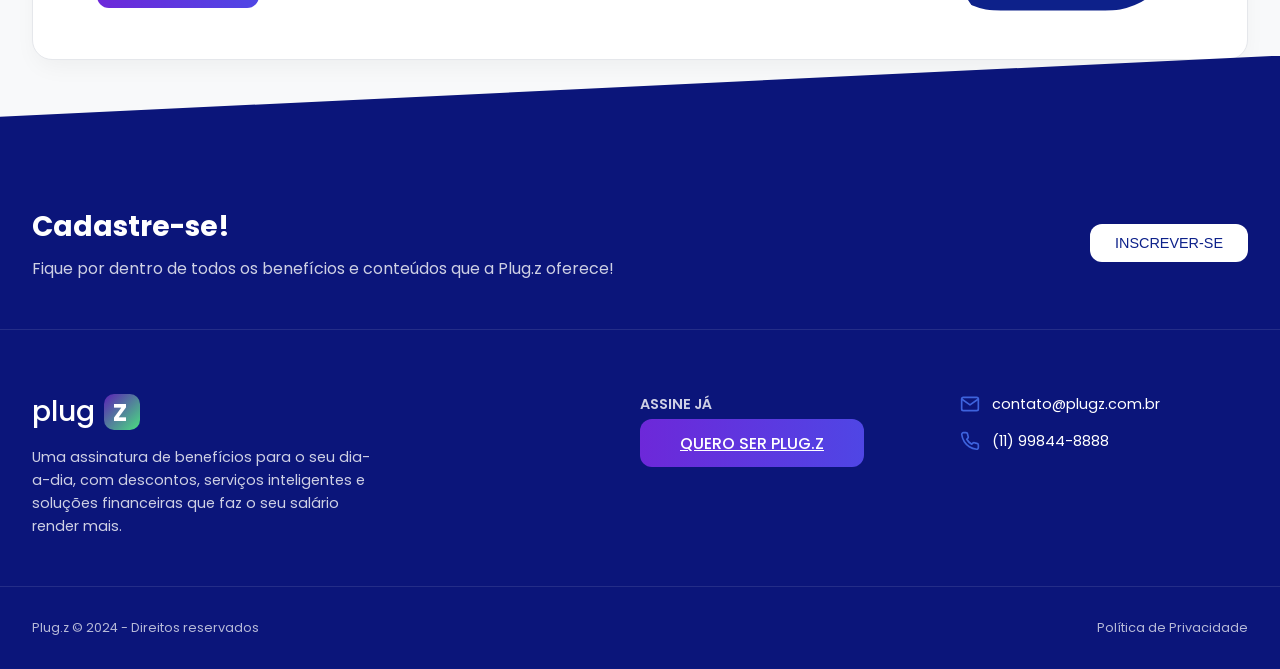
<file: zprotecao.html>
<!DOCTYPE html>
<html lang="pt-BR">
<head>
    <meta charset="UTF-8">
    <meta name="viewport" content="width=device-width, initial-scale=1.0">
    <title>Z.Proteção - Segurança Digital | Plug.Z</title>
    
    <link rel="stylesheet" href="css/style.css">
    
    <link rel="preconnect" href="https://fonts.googleapis.com">
    <link rel="preconnect" href="https://fonts.gstatic.com" crossorigin>
    <link href="https://fonts.googleapis.com/css2?family=Poppins:wght@400;500;600;700&display=swap" rel="stylesheet">
</head>
<body>
    
    <div class="zprotecao-page-container">
        <!-- A seção de herói azul engloba o cabeçalho e o conteúdo principal -->
        <section class="zprotecao-hero-section">
            <div class="container">
                <!-- 1. Cabeçalho Padrão -->
                <header class="main-header">
                    <nav class="main-nav">
                        <div class="logo">
                            <a href="index.html">
                                <svg width="112" height="36" viewBox="0 0 112 36" fill="none" xmlns="http://www.w3.org/2000/svg">
                                    <defs><linearGradient id="logo-gradient" x1="0" y1="0" x2="1" y2="1"><stop offset="0%" stop-color="#5B21B6"/><stop offset="100%" stop-color="#4ADE80"/></linearGradient></defs>
                                    <text x="0" y="27" font-family="Poppins, sans-serif" font-size="28" font-weight="500" fill="white">plug</text>
                                    <g transform="translate(72 0)"><rect width="36" height="36" rx="10" fill="url(#logo-gradient)"/><text x="9" y="27" font-family="Poppins, sans-serif" font-size="24" font-weight="700" fill="white">Z</text></g>
                                </svg>
                            </a>
                        </div>
                        <ul class="nav-links">
                            <li><a href="quem-somos.html">Quem Somos</a></li>
                            <li class="nav-item-dropdown">
                                <a href="#">Z.benefícios</a>
                                <ul class="dropdown-menu">
                                    <li><a href="zbank.html">Z.Bank</a></li>
                                    <li><a href="zfarma.html">Z.Farma</a></li>
                                    <li><a href="zvida.html">Z.Vida</a></li>
                                    <li><a href="zresidencia.html">Z.Residência</a></li>
                                    <li><a href="zprotecao.html">Z.Proteção</a></li>
                                </ul>
                            </li>
                            <li><a href="zparceiros.html">Z.Parceiros</a></li>
                        </ul>
                        <div class="nav-buttons">
                            <a href="quem-somos.html" class="btn btn-outline">Quero ser Plug.Z</a>
                            <button class="btn btn-solid">Fazer Login</button>
                        </div>
                    </nav>
                </header>

                <div class="zprotecao-wrapper">
                    <div class="zprotecao-content">
                        <span class="service-tag dark-bg">
                            <svg xmlns="http://www.w3.org/2000/svg" width="16" height="16" viewBox="0 0 24 24" fill="none" stroke="currentColor" stroke-width="2" stroke-linecap="round" stroke-linejoin="round"><path d="M18 11.25a4.72 4.72 0 1 0-8.86 2.09"></path><path d="M14.25 12.75 16 14l-4 4-1.5-1.5"></path><path d="m14 19.5 7-7-7-7"></path><path d="M9.75 11.25 8 13l4 4 1.5-1.5"></path><path d="m10 4.5-7 7 7 7"></path></svg>
                            Z.Proteção
                        </span>
                        <h2>Proteja seus dados pessoais que estão na internet com eficiência e agilidade</h2>
                        <button class="btn btn-gradient">COMECE JÁ</button>
                        <p class="activation-note">A ativação será concluída em até 2 dias úteis após a confirmação da assinatura.</p>
                    </div>
                    <div class="zprotecao-image-wrapper">
                        <img src="imgs\z-protecao\zprot.jpg" alt="Mulher sorrindo e usando laptop">
                    </div>
                </div>
            </div>
        </section>

        <section class="zprotecao-benefits-section">
            <div class="container">
                <div class="benefits-container">
                    <span class="benefit-tag-blue">Benefícios</span>
                    <div class="zprotecao-benefits-grid">
                        <div class="benefit-item-gray">Herança Digital</div>
                        <div class="benefit-item-gray">Suporte Direito Digital</div>
                        <div class="benefit-item-gray">Recuperação de Dados</div>
                        <div class="benefit-item-gray">Remoção de dados não autorizados da Internet</div>
                        <div class="benefit-item-gray">Investigação completa da Deep e Dark Web</div>
                        <div class="benefit-item-gray">Suporte com atendimento humanizado</div>
                    </div>
                </div>
            </div>
        </section>

        <section class="final-cta-section">
            <div class="container">
                <div class="final-cta-card">
                    <div class="final-cta-content">
                        <h3><strong class="blue-text">E mais:</strong> Venha fazer parte da nossa assinatura Plug.z</h3>
                        <p>Desfrute de um dos maiores programas de descontos do mercado!</p>
                        <button class="btn btn-gradient">ASSINE JÁ</button>
                    </div>
                    <div class="price-bubble">
                        <span class="price-label">apenas</span>
                        <span class="price-value">R$ <strong>37</strong>,90</span>
                        <span class="price-period">por pessoa/mês</span>
                    </div>
                </div>
            </div>
        </section>

        <footer class="main-footer-wrapper">
            <div class="footer-cta-section">
                <div class="container footer-cta-content">
                    <div class="cta-text">
                        <h3>Cadastre-se!</h3>
                        <p>Fique por dentro de todos os benefícios e conteúdos que a Plug.z oferece!</p>
                    </div>
                    <button class="btn btn-solid">INSCREVER-SE</button>
                </div>
            </div>

            <div class="footer-main">
                <div class="container footer-grid">
                    <div class="footer-column">
                        <div class="logo">
                             <svg width="112" height="36" viewBox="0 0 112 36" fill="none" xmlns="http://www.w3.org/2000/svg">
                                <defs><linearGradient id="logo-gradient-footer" x1="0" y1="0" x2="1" y2="1"><stop offset="0%" stop-color="#5B21B6"/><stop offset="100%" stop-color="#4ADE80"/></linearGradient></defs>
                                <text x="0" y="27" font-family="Poppins, sans-serif" font-size="28" font-weight="500" fill="white">plug</text>
                                <g transform="translate(72 0)"><rect width="36" height="36" rx="10" fill="url(#logo-gradient-footer)"/><text x="9" y="27" font-family="Poppins, sans-serif" font-size="24" font-weight="700" fill="white">Z</text></g>
                            </svg>
                        </div>
                        <p class="footer-description">
                            Uma assinatura de benefícios para o seu dia-a-dia, com descontos, serviços inteligentes e soluções financeiras que faz o seu salário render mais.
                        </p>
                    </div>

                    <div class="footer-column">
                        <h4>ASSINE JÁ</h4>
                        <a href="quero-ser.html" class="btn btn-gradient">QUERO SER PLUG.Z</a>
                    </div>

                    <div class="footer-column">
                        <ul class="contact-list">
                            <li>
                                <svg xmlns="http://www.w3.org/2000/svg" width="20" height="20" viewBox="0 0 24 24" fill="none" stroke="currentColor" stroke-width="2" stroke-linecap="round" stroke-linejoin="round"><path d="M4 4h16c1.1 0 2 .9 2 2v12c0 1.1-.9 2-2 2H4c-1.1 0-2-.9-2-2V6c0-1.1.9-2 2-2z"></path><polyline points="22,6 12,13 2,6"></polyline></svg>
                                <span>contato@plugz.com.br</span>
                            </li>
                            <li>
                                <svg xmlns="http://www.w3.org/2000/svg" width="20" height="20" viewBox="0 0 24 24" fill="none" stroke="currentColor" stroke-width="2" stroke-linecap="round" stroke-linejoin="round"><path d="M22 16.92v3a2 2 0 0 1-2.18 2 19.79 19.79 0 0 1-8.63-3.07 19.5 19.5 0 0 1-6-6 19.79 19.79 0 0 1-3.07-8.67A2 2 0 0 1 4.11 2h3a2 2 0 0 1 2 1.72 12.84 12.84 0 0 0 .7 2.81 2 2 0 0 1-.45 2.11L8.09 9.91a16 16 0 0 0 6 6l1.27-1.27a2 2 0 0 1 2.11-.45 12.84 12.84 0 0 0 2.81.7A2 2 0 0 1 22 16.92z"></path></svg>
                                <span>(11) 99844-8888</span>
                            </li>
                        </ul>
                    </div>
                </div>
                
                <div class="container footer-bottom">
                    <span>Plug.z © 2024 - Direitos reservados</span>
                    <a href="politica-privacidade.html">Política de Privacidade</a>
                </div>
            </div>
        </footer>
    </div>

</body>
</html>
</file>
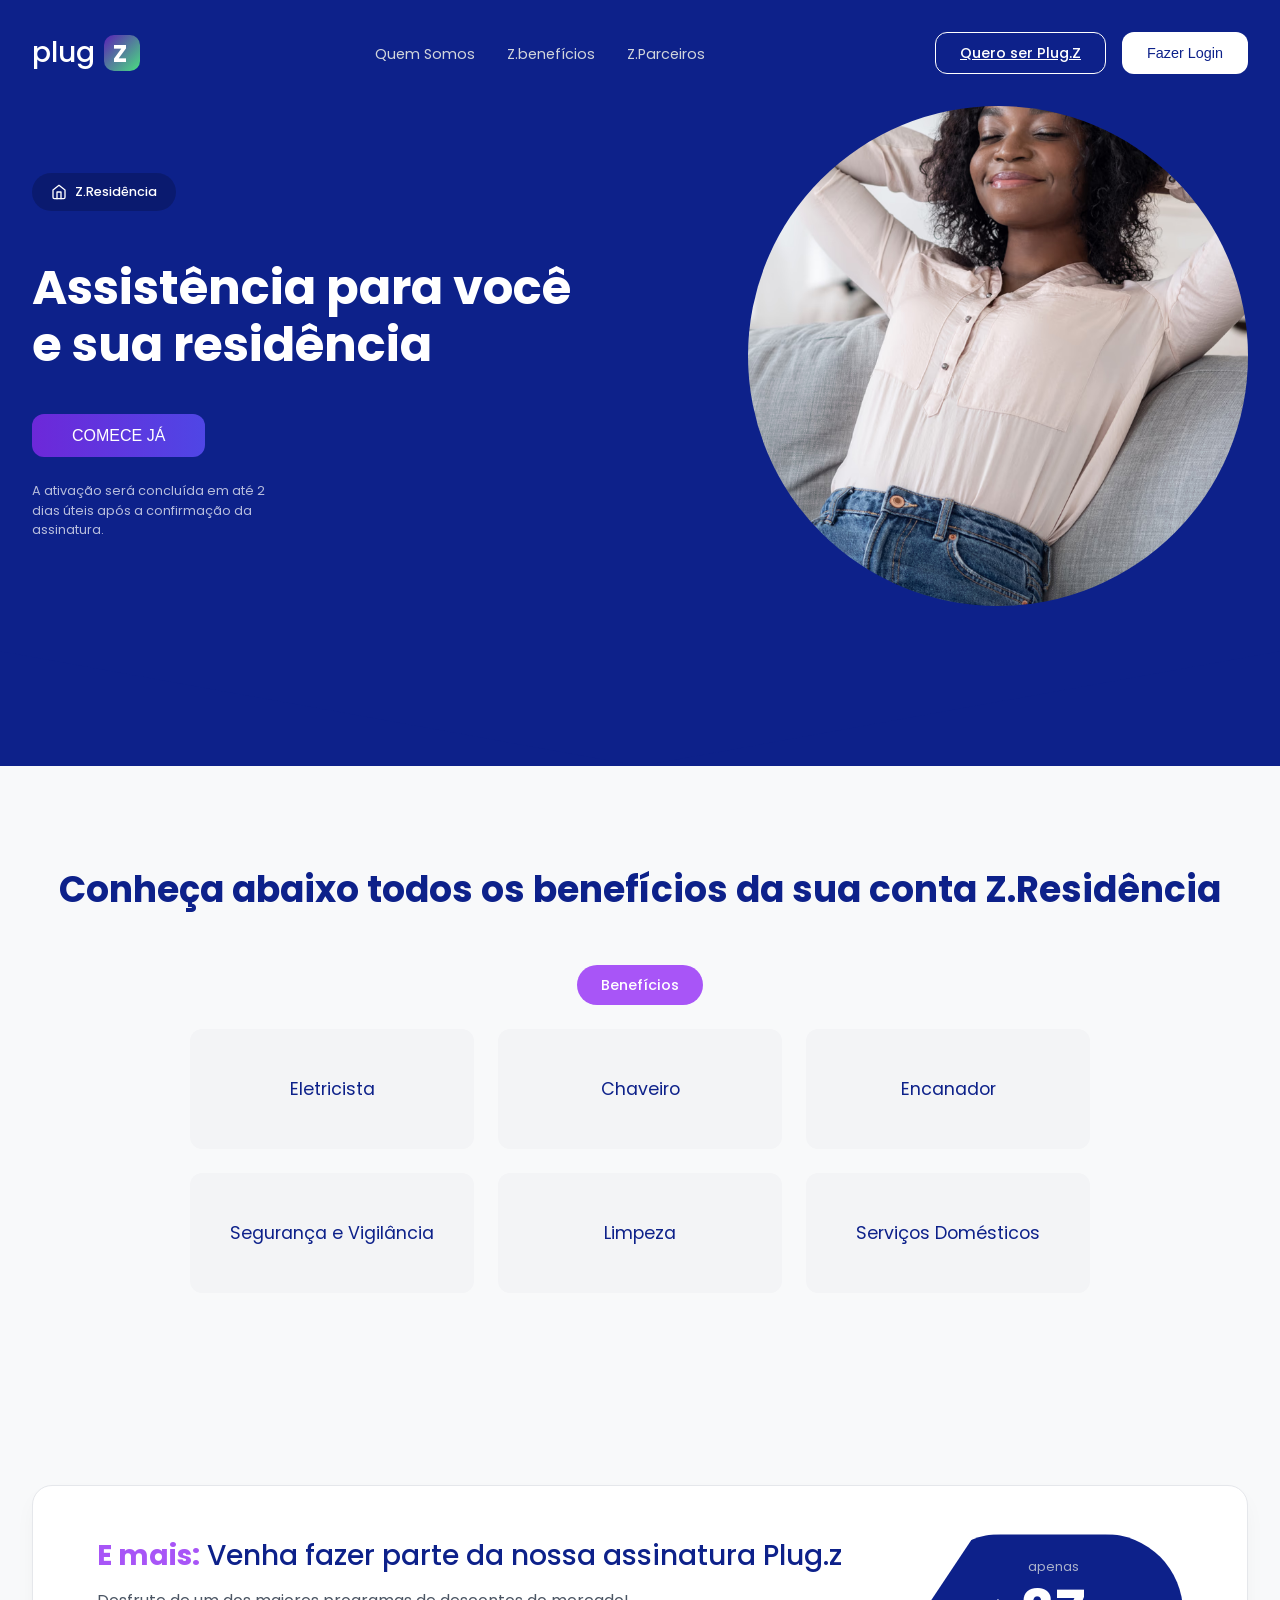
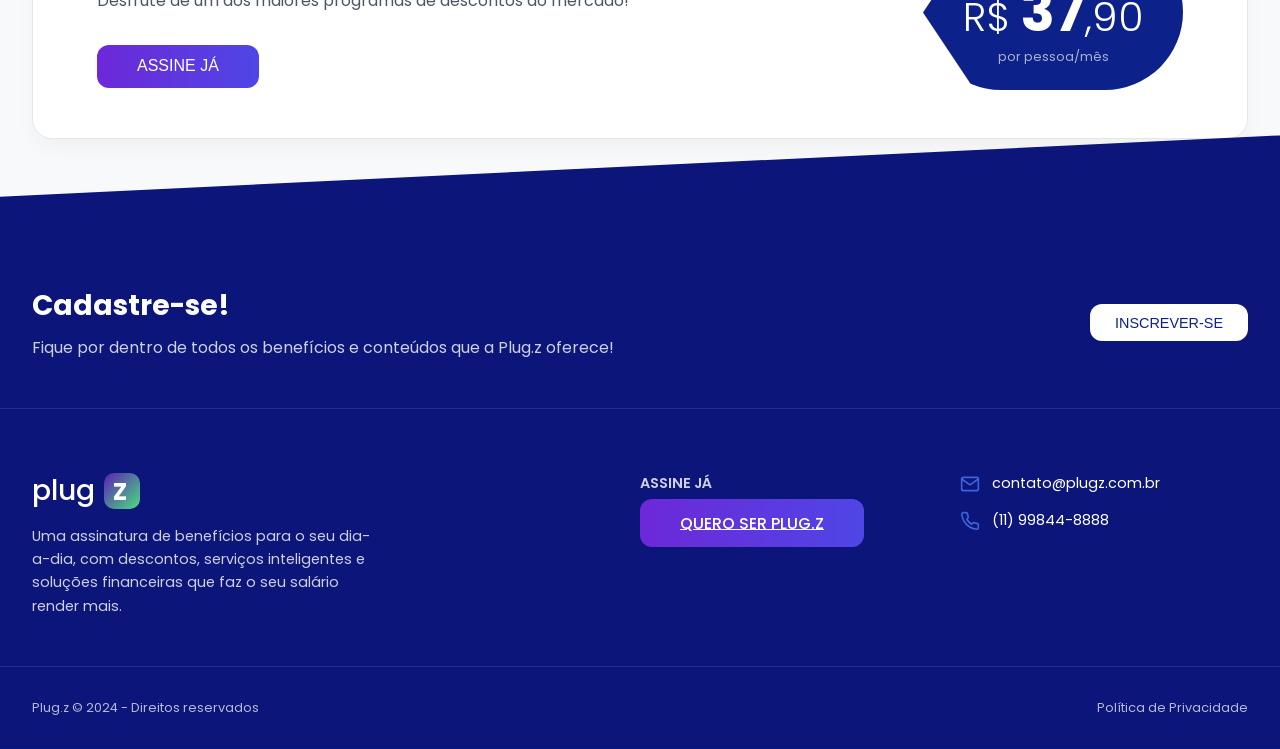
<file: zresidencia.html>
<!DOCTYPE html>
<html lang="pt-BR">
<head>
    <meta charset="UTF-8">
    <meta name="viewport" content="width=device-width, initial-scale=1.0">
    <title>Z.Residência - Assistência Residencial | Plug.Z</title>

    <link rel="stylesheet" href="css/style.css">
    
    <link rel="preconnect" href="https://fonts.googleapis.com">
    <link rel="preconnect" href="https://fonts.gstatic.com" crossorigin>
    <link href="https://fonts.googleapis.com/css2?family=Poppins:wght@400;500;600;700&display=swap" rel="stylesheet">
</head>
<body>
    
    <div class="zresidencia-page-container">

        <section class="zresidencia-hero-section">
            <div class="container">
                <!-- 1. Cabeçalho Padrão -->
                <header class="main-header">
                    <nav class="main-nav">
                        <div class="logo">
                            <a href="index.html">
                                <svg width="112" height="36" viewBox="0 0 112 36" fill="none" xmlns="http://www.w3.org/2000/svg">
                                    <defs><linearGradient id="logo-gradient" x1="0" y1="0" x2="1" y2="1"><stop offset="0%" stop-color="#5B21B6"/><stop offset="100%" stop-color="#4ADE80"/></linearGradient></defs>
                                    <text x="0" y="27" font-family="Poppins, sans-serif" font-size="28" font-weight="500" fill="white">plug</text>
                                    <g transform="translate(72 0)"><rect width="36" height="36" rx="10" fill="url(#logo-gradient)"/><text x="9" y="27" font-family="Poppins, sans-serif" font-size="24" font-weight="700" fill="white">Z</text></g>
                                </svg>
                            </a>
                        </div>
                        <ul class="nav-links">
                            <li><a href="quem-somos.html">Quem Somos</a></li>
                            <li class="nav-item-dropdown">
                                <a href="#">Z.benefícios</a>
                                <ul class="dropdown-menu">
                                    <li><a href="zbank.html">Z.Bank</a></li>
                                    <li><a href="zfarma.html">Z.Farma</a></li>
                                    <li><a href="zvida.html">Z.Vida</a></li>
                                    <li><a href="zresidencia.html">Z.Residência</a></li>
                                    <li><a href="zprotecao.html">Z.Proteção</a></li>
                                </ul>
                            </li>
                            <li><a href="zparceiros.html">Z.Parceiros</a></li>
                        </ul>
                        <div class="nav-buttons">
                            <a href="quem-somos.html" class="btn btn-outline">Quero ser Plug.Z</a>
                            <button class="btn btn-solid">Fazer Login</button>
                        </div>
                    </nav>
                </header>

                <div class="zresidencia-wrapper">
                    <div class="zresidencia-content">
                        <span class="service-tag dark-bg">
                            <svg xmlns="http://www.w3.org/2000/svg" width="16" height="16" viewBox="0 0 24 24" fill="none" stroke="currentColor" stroke-width="2" stroke-linecap="round" stroke-linejoin="round"><path d="m3 9 9-7 9 7v11a2 2 0 0 1-2 2H5a2 2 0 0 1-2-2z"></path><polyline points="9 22 9 12 15 12 15 22"></polyline></svg>
                            Z.Residência
                        </span>
                        <h2>Assistência para você e sua residência</h2>
                        <button class="btn btn-gradient">COMECE JÁ</button>
                        <p class="activation-note">A ativação será concluída em até 2 dias úteis após a confirmação da assinatura.</p>
                    </div>
                    <div class="zresidencia-image-wrapper">
                        <img src="imgs/z-residencia/zres.png" alt="Mulher relaxando em um sofá">
                    </div>
                </div>
            </div>
        </section>

        <section class="zresidencia-benefits-section">
            <div class="container">
                <h2>Conheça abaixo todos os benefícios da sua conta Z.Residência</h2>
                <div class="benefits-container">
                    <span class="benefit-tag-purple">Benefícios</span>
                    <div class="zresidencia-benefits-grid">
                        <div class="benefit-item-gray">Eletricista</div>
                        <div class="benefit-item-gray">Chaveiro</div>
                        <div class="benefit-item-gray">Encanador</div>
                        <div class="benefit-item-gray">Segurança e Vigilância</div>
                        <div class="benefit-item-gray">Limpeza</div>
                        <div class="benefit-item-gray">Serviços Domésticos</div>
                    </div>
                </div>
            </div>
        </section>

        <section class="final-cta-section">
            <div class="container">
                <div class="final-cta-card">
                    <div class="final-cta-content">
                        <h3><strong class="purple-text">E mais:</strong> Venha fazer parte da nossa assinatura Plug.z</h3>
                        <p>Desfrute de um dos maiores programas de descontos do mercado!</p>
                        <button class="btn btn-gradient">ASSINE JÁ</button>
                    </div>
                    <div class="price-bubble">
                        <span class="price-label">apenas</span>
                        <span class="price-value">R$ <strong>37</strong>,90</span>
                        <span class="price-period">por pessoa/mês</span>
                    </div>
                </div>
            </div>
        </section>

        <footer class="main-footer-wrapper">
            <div class="footer-cta-section">
                <div class="container footer-cta-content">
                    <div class="cta-text">
                        <h3>Cadastre-se!</h3>
                        <p>Fique por dentro de todos os benefícios e conteúdos que a Plug.z oferece!</p>
                    </div>
                    <button class="btn btn-solid">INSCREVER-SE</button>
                </div>
            </div>

            <div class="footer-main">
                <div class="container footer-grid">
                    <div class="footer-column">
                        <div class="logo">
                             <svg width="112" height="36" viewBox="0 0 112 36" fill="none" xmlns="http://www.w3.org/2000/svg">
                                <defs><linearGradient id="logo-gradient-footer" x1="0" y1="0" x2="1" y2="1"><stop offset="0%" stop-color="#5B21B6"/><stop offset="100%" stop-color="#4ADE80"/></linearGradient></defs>
                                <text x="0" y="27" font-family="Poppins, sans-serif" font-size="28" font-weight="500" fill="white">plug</text>
                                <g transform="translate(72 0)"><rect width="36" height="36" rx="10" fill="url(#logo-gradient-footer)"/><text x="9" y="27" font-family="Poppins, sans-serif" font-size="24" font-weight="700" fill="white">Z</text></g>
                            </svg>
                        </div>
                        <p class="footer-description">
                            Uma assinatura de benefícios para o seu dia-a-dia, com descontos, serviços inteligentes e soluções financeiras que faz o seu salário render mais.
                        </p>
                    </div>

                    <div class="footer-column">
                        <h4>ASSINE JÁ</h4>
                        <a href="quero-ser.html" class="btn btn-gradient">QUERO SER PLUG.Z</a>
                    </div>

                    <div class="footer-column">
                        <ul class="contact-list">
                            <li>
                                <svg xmlns="http://www.w3.org/2000/svg" width="20" height="20" viewBox="0 0 24 24" fill="none" stroke="currentColor" stroke-width="2" stroke-linecap="round" stroke-linejoin="round"><path d="M4 4h16c1.1 0 2 .9 2 2v12c0 1.1-.9 2-2 2H4c-1.1 0-2-.9-2-2V6c0-1.1.9-2 2-2z"></path><polyline points="22,6 12,13 2,6"></polyline></svg>
                                <span>contato@plugz.com.br</span>
                            </li>
                            <li>
                                <svg xmlns="http://www.w3.org/2000/svg" width="20" height="20" viewBox="0 0 24 24" fill="none" stroke="currentColor" stroke-width="2" stroke-linecap="round" stroke-linejoin="round"><path d="M22 16.92v3a2 2 0 0 1-2.18 2 19.79 19.79 0 0 1-8.63-3.07 19.5 19.5 0 0 1-6-6 19.79 19.79 0 0 1-3.07-8.67A2 2 0 0 1 4.11 2h3a2 2 0 0 1 2 1.72 12.84 12.84 0 0 0 .7 2.81 2 2 0 0 1-.45 2.11L8.09 9.91a16 16 0 0 0 6 6l1.27-1.27a2 2 0 0 1 2.11-.45 12.84 12.84 0 0 0 2.81.7A2 2 0 0 1 22 16.92z"></path></svg>
                                <span>(11) 99844-8888</span>
                            </li>
                        </ul>
                    </div>
                </div>
                
                <div class="container footer-bottom">
                    <span>Plug.z © 2024 - Direitos reservados</span>
                    <a href="politica-privacidade.html">Política de Privacidade</a>
                </div>
            </div>
        </footer>
    </div>

</body>
</html>
</file>
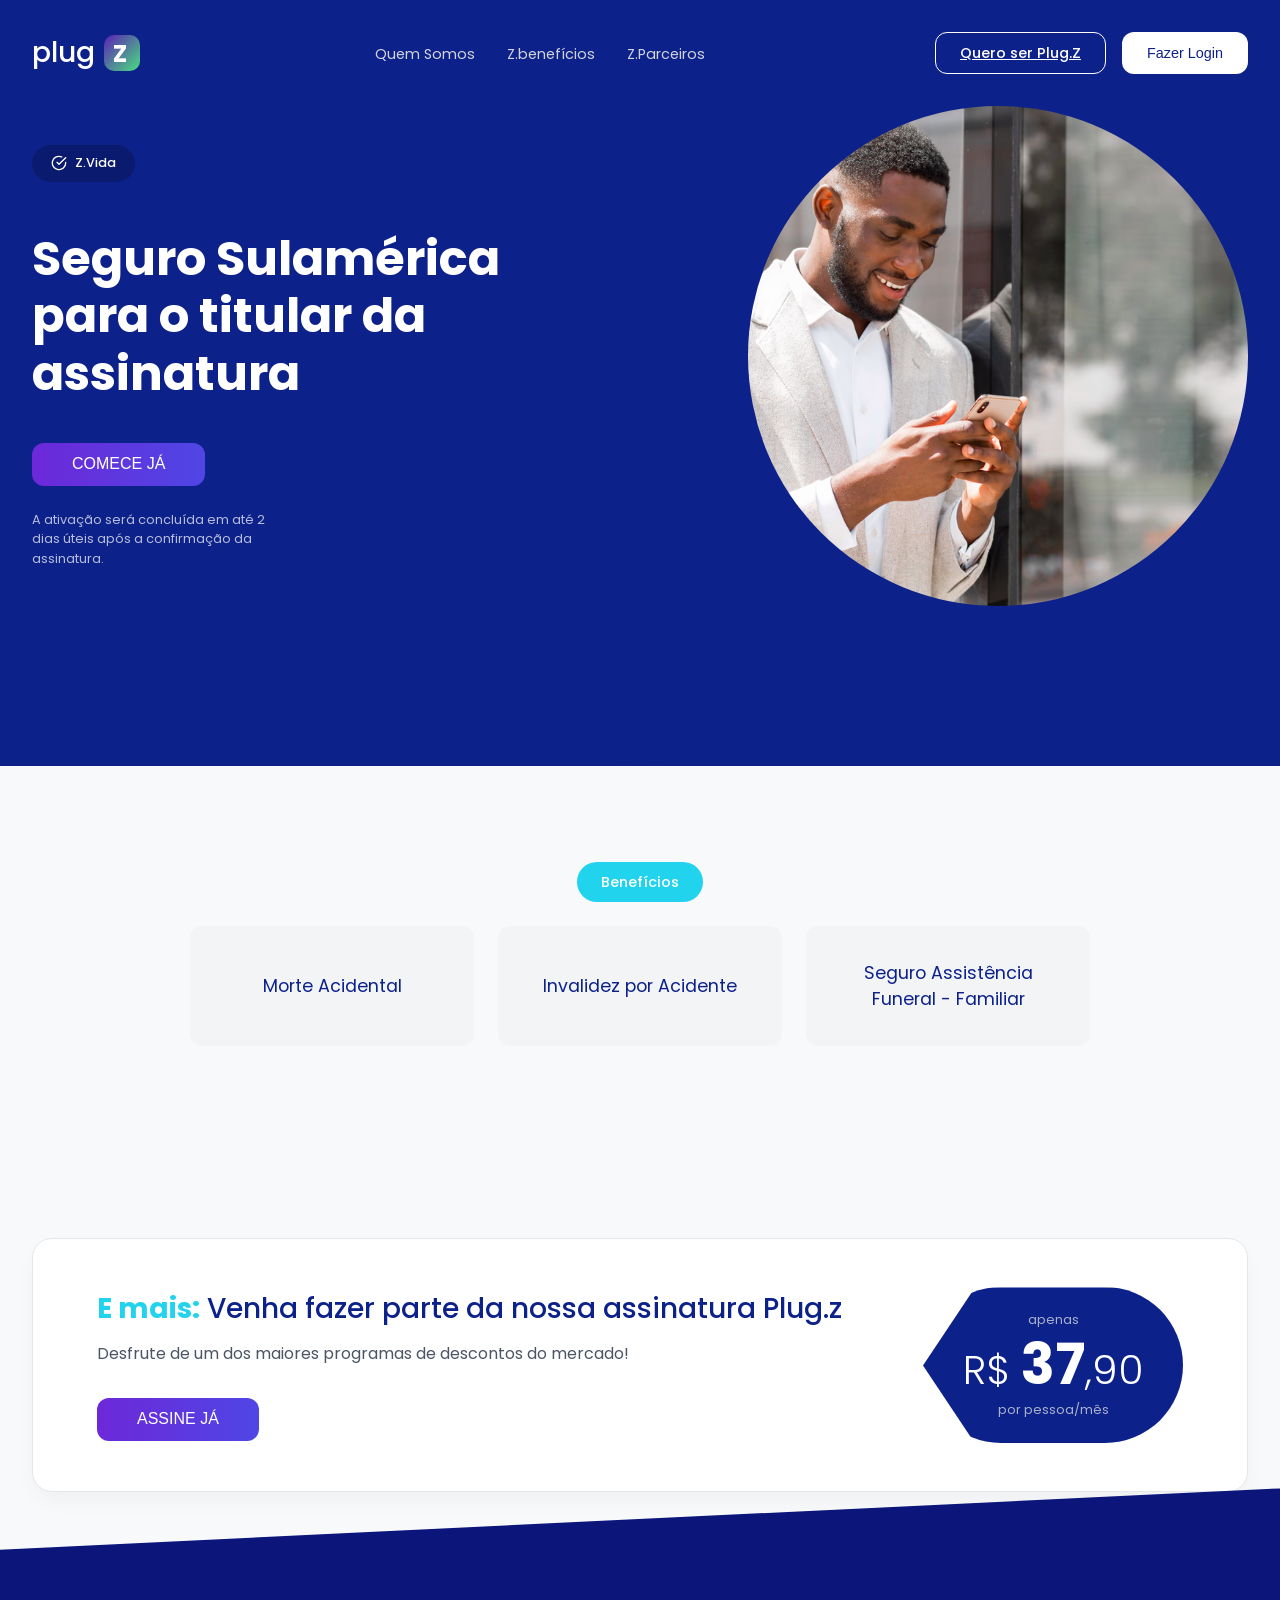
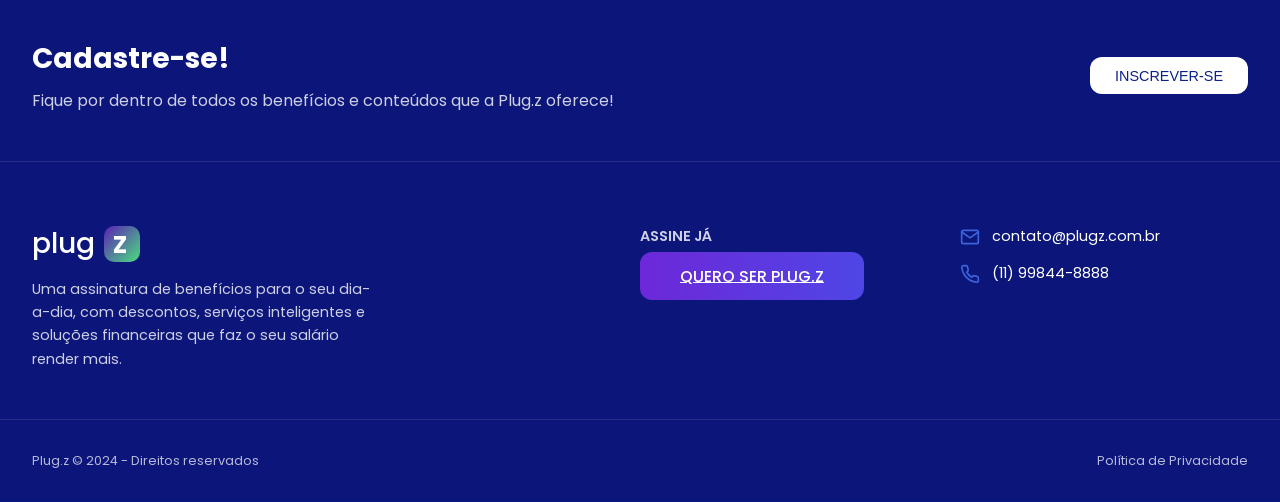
<file: zvida.html>
<!DOCTYPE html>
<html lang="pt-BR">
<head>
    <meta charset="UTF-8">
    <meta name="viewport" content="width=device-width, initial-scale=1.0">
    <title>Z.Vida - Seguro de Vida | Plug.Z</title>

    <link rel="stylesheet" href="css/style.css">
    
    <link rel="preconnect" href="https://fonts.googleapis.com">
    <link rel="preconnect" href="https://fonts.gstatic.com" crossorigin>
    <link href="https://fonts.googleapis.com/css2?family=Poppins:wght@400;500;600;700&display=swap" rel="stylesheet">
</head>
<body>
    
    <div class="zvida-page-container">
        <section class="zvida-hero-section">
            <div class="container">
                <header class="main-header">
                    <nav class="main-nav">
                        <div class="logo">
                            <a href="index.html">
                                <svg width="112" height="36" viewBox="0 0 112 36" fill="none" xmlns="http://www.w3.org/2000/svg">
                                    <defs><linearGradient id="logo-gradient" x1="0" y1="0" x2="1" y2="1"><stop offset="0%" stop-color="#5B21B6"/><stop offset="100%" stop-color="#4ADE80"/></linearGradient></defs>
                                    <text x="0" y="27" font-family="Poppins, sans-serif" font-size="28" font-weight="500" fill="white">plug</text>
                                    <g transform="translate(72 0)"><rect width="36" height="36" rx="10" fill="url(#logo-gradient)"/><text x="9" y="27" font-family="Poppins, sans-serif" font-size="24" font-weight="700" fill="white">Z</text></g>
                                </svg>
                            </a>
                        </div>
                        <ul class="nav-links">
                            <li><a href="quem-somos.html">Quem Somos</a></li>
                            <li class="nav-item-dropdown">
                                <a href="#">Z.benefícios</a>
                                <ul class="dropdown-menu">
                                    <li><a href="zbank.html">Z.Bank</a></li>
                                    <li><a href="zfarma.html">Z.Farma</a></li>
                                    <li><a href="zvida.html">Z.Vida</a></li>
                                    <li><a href="zresidencia.html">Z.Residência</a></li>
                                    <li><a href="zprotecao.html">Z.Proteção</a></li>
                                </ul>
                            </li>
                            <li><a href="zparceiros.html">Z.Parceiros</a></li>
                        </ul>
                        <div class="nav-buttons">
                            <a href="quem-somos.html" class="btn btn-outline">Quero ser Plug.Z</a>
                            <button class="btn btn-solid">Fazer Login</button>
                        </div>
                    </nav>
                </header>
    
                <div class="zvida-wrapper">
                    <div class="zvida-content">
                        <span class="service-tag dark-bg">
                            <svg xmlns="http://www.w3.org/2000/svg" width="16" height="16" viewBox="0 0 24 24" fill="none" stroke="currentColor" stroke-width="2" stroke-linecap="round" stroke-linejoin="round"><path d="M22 11.08V12a10 10 0 1 1-5.93-9.14"></path><polyline points="22 4 12 14.01 9 11.01"></polyline></svg>
                            Z.Vida
                        </span>
                        <h2>Seguro Sulamérica para o titular da assinatura</h2>
                        <button class="btn btn-gradient">COMECE JÁ</button>
                        <p class="activation-note">A ativação será concluída em até 2 dias úteis após a confirmação da assinatura.</p>
                    </div>
                    <div class="zvida-image-wrapper">
                        <img src="imgs/z-vida/zvida.png">
                    </div>
                </div>
            </div>
        </section>

    <section class="zvida-benefits-section">
        <div class="container">
            <div class="benefits-container">
                <span class="benefit-tag-cyan">Benefícios</span>
                <div class="zvida-benefits-grid">
                    <div class="benefit-item-gray">Morte Acidental</div>
                    <div class="benefit-item-gray">Invalidez por Acidente</div>
                    <div class="benefit-item-gray">Seguro Assistência Funeral - Familiar</div>
                </div>
            </div>
        </div>
    </section>

    <section class="final-cta-section">
        <div class="container">
            <div class="final-cta-card">
                <div class="final-cta-content">
                    <h3><strong class="cyan-text">E mais:</strong> Venha fazer parte da nossa assinatura Plug.z</h3>
                    <p>Desfrute de um dos maiores programas de descontos do mercado!</p>
                    <button class="btn btn-gradient">ASSINE JÁ</button>
                </div>
                <div class="price-bubble">
                    <span class="price-label">apenas</span>
                    <span class="price-value">R$ <strong>37</strong>,90</span>
                    <span class="price-period">por pessoa/mês</span>
                </div>
            </div>
        </div>
    </section>

    <footer class="main-footer-wrapper">

        <div class="footer-cta-section">
            <div class="container footer-cta-content">
                <div class="cta-text">
                    <h3>Cadastre-se!</h3>
                    <p>Fique por dentro de todos os benefícios e conteúdos que a Plug.z oferece!</p>
                </div>
                <button class="btn btn-solid">INSCREVER-SE</button>
            </div>
        </div>

        <div class="footer-main">
            <div class="container footer-grid">
                <div class="footer-column">
                    <div class="logo">
                         <svg width="112" height="36" viewBox="0 0 112 36" fill="none" xmlns="http://www.w3.org/2000/svg">
                            <defs><linearGradient id="logo-gradient-footer" x1="0" y1="0" x2="1" y2="1"><stop offset="0%" stop-color="#5B21B6"/><stop offset="100%" stop-color="#4ADE80"/></linearGradient></defs>
                            <text x="0" y="27" font-family="Poppins, sans-serif" font-size="28" font-weight="500" fill="white">plug</text>
                            <g transform="translate(72 0)"><rect width="36" height="36" rx="10" fill="url(#logo-gradient-footer)"/><text x="9" y="27" font-family="Poppins, sans-serif" font-size="24" font-weight="700" fill="white">Z</text></g>
                        </svg>
                    </div>
                    <p class="footer-description">
                        Uma assinatura de benefícios para o seu dia-a-dia, com descontos, serviços inteligentes e soluções financeiras que faz o seu salário render mais.
                    </p>
                </div>

                <div class="footer-column">
                    <h4>ASSINE JÁ</h4>
                    <a href="quero-ser.html" class="btn btn-gradient">QUERO SER PLUG.Z</a>
                </div>

                <div class="footer-column">
                    <ul class="contact-list">
                        <li>
                            <svg xmlns="http://www.w3.org/2000/svg" width="20" height="20" viewBox="0 0 24 24" fill="none" stroke="currentColor" stroke-width="2" stroke-linecap="round" stroke-linejoin="round"><path d="M4 4h16c1.1 0 2 .9 2 2v12c0 1.1-.9 2-2 2H4c-1.1 0-2-.9-2-2V6c0-1.1.9-2 2-2z"></path><polyline points="22,6 12,13 2,6"></polyline></svg>
                            <span>contato@plugz.com.br</span>
                        </li>
                        <li>
                            <svg xmlns="http://www.w3.org/2000/svg" width="20" height="20" viewBox="0 0 24 24" fill="none" stroke="currentColor" stroke-width="2" stroke-linecap="round" stroke-linejoin="round"><path d="M22 16.92v3a2 2 0 0 1-2.18 2 19.79 19.79 0 0 1-8.63-3.07 19.5 19.5 0 0 1-6-6 19.79 19.79 0 0 1-3.07-8.67A2 2 0 0 1 4.11 2h3a2 2 0 0 1 2 1.72 12.84 12.84 0 0 0 .7 2.81 2 2 0 0 1-.45 2.11L8.09 9.91a16 16 0 0 0 6 6l1.27-1.27a2 2 0 0 1 2.11-.45 12.84 12.84 0 0 0 2.81.7A2 2 0 0 1 22 16.92z"></path></svg>
                            <span>(11) 99844-8888</span>
                        </li>
                    </ul>
                </div>
            </div>
            
            <div class="container footer-bottom">
                <span>Plug.z © 2024 - Direitos reservados</span>
                <a href="politica-privacidade.html">Política de Privacidade</a>
            </div>
        </div>
    </footer>
    </div>

</body>
</html>
</file>
<file: css/style.css>
/* --- Variáveis Globais e Reset Básico --- */
:root {
    /* COR ATUALIZADA */
    --primary-blue: #0D218A; 
    --accent-blue: #3E63DD;
    --white: #FFFFFF;
    --text-gray: #D1D5DB;
    --card-bg: rgba(255, 255, 255, 0.05);
    --card-border: rgba(255, 255, 255, 0.1);
    --green-accent: #4ADE80;
}

* {
    margin: 0;
    padding: 0;
    box-sizing: border-box;
}

body {
    font-family: 'Poppins', sans-serif;
    background-color: var(--primary-blue);
    color: var(--white);
    overflow-x: hidden;
    position: relative;
}

.background-dots,.background-image,.mouse-glow,.container,.main-header,.main-nav,.logo svg,.nav-links,.nav-links a,.nav-links a:hover,.nav-buttons,.btn,.btn-outline,.btn-outline:hover,.btn-solid,.btn-solid:hover,.hero-text,.hero-text h1,.hero-text p,.price-section,.price-label,.price-period,.price-value,.btn-gradient,.btn-gradient:hover,.services-grid,.service-card,.service-card:hover,.icon-bg,.icon-bg svg,.service-card span {  
}

.container { width: 100%; max-width: 1280px; margin: 0 auto; padding: 0 2rem; }
/* --- Cabeçalho e Navegação --- */
.main-header { padding-top: 2rem; }
.main-nav { display: flex; justify-content: space-between; align-items: center; }
.logo svg { display: block; }
.nav-links { list-style: none; display: flex; gap: 2rem; }
.nav-links a { color: var(--text-gray); text-decoration: none; font-size: 0.9rem; transition: color 0.3s ease; }
.nav-links a:hover { color: var(--white); }
.nav-buttons { display: flex; gap: 1rem; }
/* --- Botões --- */
.btn { padding: 0.6rem 1.5rem; border-radius: 12px; border: 1px solid transparent; font-weight: 500; font-size: 0.9rem; cursor: pointer; transition: all 0.3s ease; }
.btn-outline { background-color: transparent; color: var(--white); border-color: var(--white); }
.btn-outline:hover { background-color: var(--white); color: var(--primary-blue); }
.btn-solid { background-color: var(--white); color: var(--primary-blue); }
.btn-solid:hover { background-color: var(--text-gray); }
/* --- Conteúdo Principal (Hero) --- */
.main-content { display: flex; align-items: center; min-height: calc(100vh - 120px); padding-bottom: 100px; }
.content-wrapper { display: flex; justify-content: space-between; align-items: center; gap: 4rem; width: 100%; }
.hero-text { flex: 1; max-width: 500px; }
.hero-text h1 { font-size: 3rem; line-height: 1.2; font-weight: 700; margin-bottom: 1rem; }
.hero-text p { font-size: 1.1rem; color: var(--text-gray); max-width: 450px; margin-bottom: 2rem; }
.price-section { margin-bottom: 2rem; }
.price-label, .price-period { display: block; font-size: 1rem; color: var(--text-gray); }
.price-value { display: block; font-size: 3.5rem; font-weight: 700; margin: 0.25rem 0; }
.btn-gradient { background-image: linear-gradient(to right, #6D28D9, #4F46E5); color: var(--white); border: none; font-size: 1rem; padding: 0.8rem 2.5rem; border-radius: 12px; }
.btn-gradient:hover { transform: translateY(-2px); box-shadow: 0 4px 15px rgba(0, 0, 0, 0.2); }
.services-grid { flex: 1; max-width: 550px; display: grid; grid-template-columns: repeat(2, 1fr); gap: 1rem; }
.service-card { background-color: var(--card-bg); border: 1px solid var(--card-border); border-radius: 12px; padding: 1.5rem; display: flex; flex-direction: column; gap: 1rem; transition: background-color 0.3s ease, transform 0.3s ease; }
.service-card:hover { background-color: rgba(255, 255, 255, 0.1); transform: translateY(-5px); }
.icon-bg { width: 40px; height: 40px; display: flex; align-items: center; justify-content: center; }
.icon-bg svg { color: var(--text-gray); width: 24px; height: 24px; }
.service-card span { font-weight: 500; }

/* ===================================== */
/* ========= ESTILOS CARROSSEL ========= */
/* ===================================== */

.benefits-carousel-section {
    background-color: #fff;
    padding: 4rem 0;
    margin-top: -50px;
    border-top-left-radius: 50px;
    border-top-right-radius: 50px;
    position: relative;
    z-index: 10;
}

.carousel-wrapper { position: relative; }
.carousel-track-container { overflow: hidden; border-radius: 20px; }
.carousel-track { display: flex; transition: transform 0.5s ease-in-out; }
.carousel-slide { flex: 0 0 100%; display: flex; align-items: center; gap: 3rem; padding: 1rem 2rem; /* Padding vertical diminuído */ }
.slide-content { flex: 1; color: var(--primary-blue); max-width: 50%; }
.service-tag { display: inline-flex; align-items: center; gap: 0.5rem; background-color: #f3f4f6; color: #6b7280; padding: 0.5rem 1rem; border-radius: 9999px; font-size: 0.8rem; font-weight: 500; margin-bottom: 1.5rem; }
.service-tag svg { width: 16px; height: 16px; }
.slide-content h2 { font-size: 2rem; font-weight: 700; line-height: 1.3; margin-bottom: 1rem; }
.slide-content p { color: #4b5563; font-size: 1rem; margin-bottom: 2rem; }
.slide-image-wrapper { flex: 1; display: flex; justify-content: center; align-items: center; }

.slide-image-wrapper img {
    max-width: 400px;
    height: 400px;
    object-fit: cover;
    clip-path: circle(50% at 50% 50%);
}

.carousel-nav { display: flex; align-items: center; gap: 1rem; margin-top: 1.5rem; }
.carousel-arrow { background: none; border: none; cursor: pointer; color: var(--accent-blue); padding: 0.5rem; }
.carousel-arrow:hover { color: var(--primary-blue); }
.carousel-dots { display: flex; gap: 0.5rem; }
.carousel-dot { width: 10px; height: 10px; border-radius: 50%; border: none; background-color: #d1d5db; cursor: pointer; padding: 0; transition: background-color 0.3s ease, transform 0.3s ease; }
.carousel-dot.active { background-color: var(--accent-blue); transform: scale(1.3); }

/* ==================================== */
/* ========= ESTILOS PARCEIROS ======== */
/* ==================================== */

@media (max-width: 1024px) {
    .content-wrapper { flex-direction: column; text-align: center; gap: 2rem; }
    .main-content { height: auto; padding: 4rem 0; }
    .hero-text { max-width: 100%; display: flex; flex-direction: column; align-items: center; }
    .services-grid { max-width: 600px; width: 100%; }
}

@media (max-width: 900px) {
    .carousel-slide { flex-direction: column; text-align: center; gap: 2rem; }
    .slide-content { max-width: 100%; order: 2; display: flex; flex-direction: column; align-items: center; }
    .slide-image-wrapper { order: 1; }
    .slide-image-wrapper img { width: 300px; height: 300px; }
    .carousel-nav { justify-content: center; }
}

@media (max-width: 768px) {
    .nav-links { display: none; }
    .hero-text h1 { font-size: 2.5rem; }
    .price-value { font-size: 3rem; }
    .services-grid { grid-template-columns: 1fr; }
    .partners-title { font-size: 1.5rem; }
    .logo-scroller .logo-list { animation-duration: 20s; }
}

/* ======================================= */
/* ========= ESTILOS PERFORMANCE ========= */
/* ======================================= */

.performance-section {
    background-color: #fff;
    padding: 4rem 0 6rem 0;
}

.performance-card {
    background-color: #0d218a;
    border-radius: 24px;
    padding: 4rem;
    display: flex;
    position: relative;
    overflow: hidden;
    min-height: 480px;
}

.performance-content {
    flex: 0 0 58%;
    color: #fff;
    position: relative;
    z-index: 2;
}

.performance-header {
    display: flex;
    align-items: center;
    gap: 1rem;
    margin-bottom: 2rem;
}

.pill {
    background-color: #e5e7eb;
    color: #4b5563;
    padding: 0.4rem 1rem;
    border-radius: 9999px;
    font-size: 0.8rem;
    font-weight: 500;
}

.partner-logo {
    height: 30px;
    filter: brightness(0) invert(1);
}

.performance-content h2 {
    font-size: 2.25rem;
    font-weight: 700;
    line-height: 1.3;
    margin-bottom: 1rem;
    max-width: 90%;
}

.performance-content .subtitle {
    font-size: 1rem;
    opacity: 0.9;
    margin-bottom: 2rem;
}

.feature-grid {
    display: grid;
    grid-template-columns: repeat(2, 1fr);
    gap: 1.5rem;
    margin-bottom: 3rem;
}

.feature-item {
    background-color: #fff;
    color: #374151;
    border-radius: 12px;
    padding: 1.5rem;
    font-size: 0.9rem;
    line-height: 1.5;
}

.checkmark {
    color: #6d28d9;
    width: 24px;
    height: 24px;
    margin-bottom: 0.75rem;
}

.exclusive-discount {
    font-weight: 600;
    font-size: 1.1rem;
}

.performance-image-wrapper {
    position: absolute;
    top: 0;
    right: -5%;
    bottom: 0;
    width: 50%;
    z-index: 1;
}

.performance-image-wrapper img {
    width: 100%;
    height: 100%;
    object-fit: cover;
    object-position: center;
    clip-path: circle(65% at 40% 50%);
}

@media (max-width: 1024px) {
    .performance-card {
        flex-direction: column;
        padding: 2rem;
        min-height: auto;
    }
    .performance-content {
        flex: 1;
        max-width: 100%;
        text-align: center;
    }
    .performance-header {
        justify-content: center;
    }
    .performance-content h2 {
        max-width: 100%;
        font-size: 1.75rem;
    }
    .feature-grid {
        grid-template-columns: 1fr;
    }
    .performance-image-wrapper {
        position: relative;
        width: 100%;
        height: 350px;
        right: 0;
        order: -1;
        margin-bottom: 2rem;
    }
    .performance-image-wrapper img {
        clip-path: circle(50% at 50% 50%);
    }
}

/* ===================================== */
/* ========= ESTILOS STATS/CTA ========= */
/* ===================================== */

.stats-cta-section {
    background-color: #f8f9fa;
    padding: 8rem 0;
}

.stats-wrapper {
    position: relative;
    height: 380px; 
    max-width: 900px;
    margin: 0 auto;
}

.stat-card {
    background-color: #fff;
    border: 1px solid #e5e7eb;
    border-radius: 16px;
    box-shadow: 0 10px 25px -5px rgba(0, 0, 0, 0.05), 0 8px 10px -6px rgba(0, 0, 0, 0.05);
    padding: 2.5rem;
    width: 55%;
    min-width: 450px;
    text-align: left;
    color: var(--primary-blue);
    line-height: 1.6;
    position: absolute;
}

.stat-card p {
    font-size: 1.1rem;
}

.stat-card strong {
    font-weight: 700;
}

.stats-wrapper .stat-card:first-child {
    top: 0;
    left: 0;
    z-index: 1;
}

.cta-card {
    top: 110px;
    right: 0;
    z-index: 2;
    text-align: center;
}

.cta-card .btn {
    margin-top: 1.5rem;
}

@media (max-width: 950px) {
    .stats-wrapper {
        display: flex;
        flex-direction: column;
        align-items: center;
        gap: 0;
        height: auto;
        position: static;
    }
    .stat-card {
        position: static;
        width: 90%;
        min-width: unset;
        max-width: 500px;
        text-align: center;
    }
    .cta-card {
        margin-top: -3rem;
        padding-top: 4rem;
    }
}
/* ======================================= */
/* ========= ESTILOS MEIO AMBIENTE ========= */
/* ======================================= */

.environment-section {
    background-color: #f8f9fa;
    padding: 6rem 0;
}

.environment-card {
    background-color: #0d218a;
    border-radius: 24px;
    padding: 4rem;
    color: #fff;
    display: grid;
    grid-template-columns: 1fr 1fr;
    grid-template-areas:
        "info video"
        "button button";
    gap: 2rem 4rem;
    align-items: center;
}

.environment-info {
    grid-area: info;
}

.environment-video-side {
    grid-area: video;
}

.environment-card .btn {
    grid-area: button;
    justify-self: center;
    margin-top: 2rem;
}

.environment-info h2 {
    font-size: 2.25rem;
    font-weight: 700;
    line-height: 1.3;
    margin-bottom: 3rem;
}

.environment-stats {
    display: flex;
    justify-content: space-between;
    gap: 1.5rem;
}

.stat-item {
    position: relative;
    padding-left: 1.5rem;
}

.stat-item:not(:first-child)::before {
    content: '';
    position: absolute;
    left: 0;
    top: 50%;
    transform: translateY(-50%);
    width: 2px;
    height: 80%;
    background-color: rgba(255, 255, 255, 0.2);
}

.stat-number {
    display: block;
    font-size: 2rem;
    font-weight: 700;
    margin-bottom: 0.25rem;
}

.stat-label {
    font-size: 0.9rem;
    line-height: 1.4;
    opacity: 0.8;
}

.environment-video-side p {
    font-size: 0.9rem;
    line-height: 1.6;
    margin-bottom: 1.5rem;
    opacity: 0.9;
}

.video-thumbnail {
    display: block;
    position: relative;
    border-radius: 12px;
    overflow: hidden;
    cursor: pointer;
}

.video-thumbnail img {
    width: 100%;
    display: block;
    aspect-ratio: 16 / 9;
    object-fit: cover;
}

.play-button-overlay {
    position: absolute;
    top: 50%;
    left: 50%;
    transform: translate(-50%, -50%);
    width: 64px;
    height: 64px;
    background-color: rgba(0, 0, 0, 0.5);
    border-radius: 50%;
    display: flex;
    align-items: center;
    justify-content: center;
    color: #fff;
    transition: background-color 0.3s ease;
}

.video-thumbnail:hover .play-button-overlay {
    background-color: rgba(0, 0, 0, 0.7);
}

.play-button-overlay svg {
    margin-left: 4px;
}

@media (max-width: 950px) {
    .environment-card {
        grid-template-columns: 1fr;
        grid-template-areas:
            "info"
            "video"
            "button";
        padding: 2.5rem;
        text-align: center;
    }
    .environment-info h2 {
        font-size: 1.75rem;
    }
    .environment-stats {
        justify-content: center;
        flex-wrap: wrap;
    }
    .stat-item {
        padding-left: 1rem;
    }
}

/* ========================================= */
/* ========= ESTILOS DEPOIMENTOS =========== */
/* ========================================= */

.testimonials-section {
    background-color: #f8f9fa;
    padding: 6rem 0;
}

.testimonials-wrapper {
    display: flex;
    align-items: center;
    gap: 4rem;
}

.testimonial-intro {
    flex: 0 0 35%;
    color: var(--primary-blue);
}

.testimonial-intro .pill {
    margin-bottom: 1.5rem;
}

.testimonial-intro h2 {
    font-size: 2.25rem;
    line-height: 1.4;
    font-weight: 500;
}

.testimonial-intro h2 strong {
    font-weight: 700;
}

.testimonial-carousel {
    flex: 1;
}

.testimonial-slide {
    flex: 0 0 100%;
    padding: 0.5rem;
}

.testimonial-card {
    background-color: #fff;
    border: 1px solid #e5e7eb;
    border-radius: 20px;
    padding: 2.5rem;
}

.quote-icon {
    margin-bottom: 1.5rem;
}

.testimonial-quote {
    color: var(--accent-blue);
    font-size: 1.25rem;
    font-weight: 500;
    line-height: 1.5;
    margin-bottom: 1rem;
}

.testimonial-quote strong {
    font-weight: 700;
}

.testimonial-body {
    color: #4b5563;
    font-size: 0.9rem;
    line-height: 1.6;
    margin-bottom: 2rem;
}

.testimonial-author {
    color: var(--primary-blue);
    font-size: 0.9rem;
    line-height: 1.5;
}

.testimonial-author strong {
    display: block;
    font-weight: 700;
}

.testimonial-author span {
    opacity: 0.8;
}

.testimonial-nav {
    justify-content: flex-end; /* Alinha as setas à direita */
    margin-top: 1rem;
}

/* --- Responsividade para Depoimentos --- */
@media (max-width: 950px) {
    .testimonials-wrapper {
        flex-direction: column;
        text-align: center;
        gap: 2rem;
    }
}

/* ======================================= */
/* ========= ESTILOS DO RODAPÉ =========== */
/* ======================================= */

.main-footer-wrapper {
    background-color: #0b157a;
    color: #fff;
    clip-path: polygon(0% 10%, 100% 0%, 100% 100%, 0% 100%);
    margin-top: -100px;
    padding-top: 150px;
    position: relative;
    z-index: 5;
}

.footer-cta-section {
    padding-bottom: 3rem;
    border-bottom: 1px solid rgba(255, 255, 255, 0.1);
}

.footer-cta-content {
    display: flex;
    justify-content: space-between;
    align-items: center;
}

.cta-text h3 {
    font-size: 1.75rem;
    font-weight: 700;
    margin-bottom: 0.5rem;
}

.cta-text p {
    opacity: 0.8;
}

/* Rodapé Principal */
.footer-main {
    padding: 4rem 0 2rem 0;
}

.footer-grid {
    display: grid;
    grid-template-columns: 2fr 1fr 1fr;
    gap: 2rem;
    padding-bottom: 3rem;
    border-bottom: 1px solid rgba(255, 255, 255, 0.1);
}

.footer-column .logo {
    margin-bottom: 1rem;
}

.footer-description {
    max-width: 350px;
    font-size: 0.9rem;
    line-height: 1.6;
    opacity: 0.8;
}

.footer-column h4 {
    font-size: 0.9rem;
    font-weight: 600;
    margin-bottom: 1rem;
    text-transform: uppercase;
    opacity: 0.8;
}

.contact-list {
    list-style: none;
    display: flex;
    flex-direction: column;
    gap: 1rem;
}

.contact-list li {
    display: flex;
    align-items: center;
    gap: 0.75rem;
    font-size: 0.9rem;
}

.contact-list svg {
    color: var(--accent-blue);
}

.footer-bottom {
    display: flex;
    justify-content: space-between;
    align-items: center;
    padding-top: 2rem;
    font-size: 0.8rem;
    opacity: 0.7;
}

.footer-bottom a {
    color: #fff;
    text-decoration: none;
}

.footer-bottom a:hover {
    text-decoration: underline;
}

@media (max-width: 950px) {
    .main-footer-wrapper {
        clip-path: polygon(0% 5%, 100% 0%, 100% 100%, 0% 100%);
        margin-top: -50px;
        padding-top: 80px;
    }
    .footer-grid {
        grid-template-columns: 1fr;
        text-align: center;
    }
    .footer-column {
        display: flex;
        flex-direction: column;
        align-items: center;
    }
    .contact-list {
        align-items: center;
    }
}

@media (max-width: 768px) {
    .footer-cta-content, .footer-bottom {
        flex-direction: column;
        gap: 1.5rem;
        text-align: center;
    }
}

/* ======================================= */
/* ========= ESTILOS PÁGINA Z.BANK ========= */
/* ======================================= */

.zbank-page-container {
    background-color: #fff;
}

.zbank-hero-section {
    background-color: #0d218a;
    color: #fff;
    padding-bottom: 10rem;
    clip-path: polygon(0 0, 100% 0, 100% 85%, 50% 100%, 0 85%);
}

.zbank-hero-section .main-header {
    padding-top: 2rem;
    padding-bottom: 2rem;
}

.zbank-wrapper {
    display: flex;
    align-items: center;
    gap: 4rem;
}

.zbank-content {
    flex: 1;
    max-width: 50%;
}

.service-tag.dark-bg {
    background-color: rgba(0, 0, 0, 0.2);
    color: #fff;
    border-radius: 9999px;
    display: inline-flex;
    padding: 0.6rem 1.2rem;
    gap: 0.5rem;
    align-items: center;
    font-weight: 500;
}

.zbank-content h2 {
    font-size: 3rem;
    font-weight: 700;
    line-height: 1.2;
    margin-top: 1.5rem;
    margin-bottom: 1rem;
}

.zbank-content .subtitle {
    font-size: 1.1rem;
    opacity: 0.9;
    margin-bottom: 2.5rem;
    max-width: 450px;
}

.button-group {
    display: flex;
    gap: 1rem;
    margin-bottom: 1.5rem;
}

.btn-light-blue {
    background-color: #3b82f6;
    color: #fff;
    border-radius: 12px;
}

.btn-light-blue:hover {
    background-color: #2563eb;
}

.activation-note {
    font-size: 0.8rem;
    opacity: 0.7;
    max-width: 250px;
    line-height: 1.5;
}

.zbank-image-wrapper {
    flex: 1;
    display: flex;
    justify-content: flex-end;
}

.zbank-image-wrapper img {
    width: 100%;
    max-width: 500px;
    height: 500px;
    object-fit: cover;
    border-radius: 50%;
}

@media (max-width: 950px) {
    .zbank-hero-section {
        padding-bottom: 6rem;
        clip-path: polygon(0 0, 100% 0, 100% 95%, 50% 100%, 0 95%);
    }

    .zbank-wrapper {
        flex-direction: column;
        text-align: center;
    }

    .zbank-content {
        max-width: 100%;
        order: 2;
        display: flex;
        flex-direction: column;
        align-items: center;
    }
    
    .zbank-image-wrapper {
        order: 1;
        margin-bottom: 2rem;
    }

    .zbank-image-wrapper img {
        width: 300px;
        height: 300px;
    }

    .zbank-content h2 {
        font-size: 2.5rem;
    }

    .button-group {
        justify-content: center;
        flex-wrap: wrap;
    }
}

/* ============================================= */
/* ========= ESTILOS BENEFÍCIOS Z.BANK ========= */
/* ============================================= */

.zbank-benefits-section {
    padding: 6rem 0;
    background-color: #fff;
}

.zbank-benefits-wrapper {
    display: flex;
    align-items: center;
    gap: 4rem;
}

.zbank-benefits-content {
    flex: 1;
    max-width: 50%;
    color: var(--primary-blue);
}

.zbank-benefits-content h2 {
    font-size: 2.25rem;
    font-weight: 700;
    line-height: 1.3;
    margin-bottom: 3rem;
}

.benefit-tag {
    background-color: #0d218a;
    color: #fff;
    display: inline-block;
    padding: 0.6rem 1.5rem;
    border-radius: 9999px;
    font-size: 0.9rem;
    font-weight: 500;
    margin-bottom: 1.5rem;
}

.benefits-grid {
    display: grid;
    grid-template-columns: repeat(2, 1fr);
    gap: 1rem;
}

.benefit-item {
    background-color: #3b82f6;
    color: #fff;
    padding: 1.5rem;
    border-radius: 12px;
    font-weight: 500;
    text-align: center;
    display: flex;
    align-items: center;
    justify-content: center;
    min-height: 100px;
}

.zbank-benefits-image-area {
    flex: 1;
    position: relative;
    display: flex;
    justify-content: center;
    align-items: center;
}

.image-background-blob {
    position: absolute;
    width: 100%;
    height: 100%;
    background-image: linear-gradient(to bottom right, #818CF8, #4ADE80);
    border-radius: 50%;
    filter: blur(50px);
    opacity: 0.5;
    z-index: 1;
}

.app-image {
    position: relative;
    z-index: 2;
    max-width: 80%;
}

@media (max-width: 950px) {
    .zbank-benefits-wrapper {
        flex-direction: column-reverse;
        text-align: center;
    }
    .zbank-benefits-content {
        max-width: 100%;
    }
    .zbank-benefits-content h2 {
        font-size: 1.75rem;
    }
    .app-image {
        max-width: 60%;
    }
}

@media (max-width: 640px) {
    .benefits-grid {
        grid-template-columns: 1fr;
    }
}

/* ======================================= */
/* ========= ESTILOS SEÇÃO CARTÃO ======== */
/* ======================================= */

.zbank-card-section {
    padding: 6rem 0;
    background-color: #f8f9fa;
    text-align: center;
}

.zbank-card-wrapper {
    display: flex;
    align-items: center;
    gap: 4rem;
    margin-bottom: 6rem;
}

.card-image-area {
    flex: 1;
    display: flex;
    justify-content: center;
    align-items: center;
}

.card-image-area img {
    width: 100%;
    max-width: 450px;
    height: 500px;
    object-fit: cover;
    clip-path: path('M 225,500 C 380,500 450,388.07 450,250 C 450,111.93 380,0 225,0 C 70,0 0,111.93 0,250 C 0,388.07 70,500 225,500 Z');
}

.card-benefits-content {
    flex: 1;
    max-width: 50%;
}

.app-download-section p {
    color: var(--primary-blue);
    font-weight: 600;
    margin-bottom: 1.5rem;
}

.app-stores {
    display: flex;
    justify-content: center;
    gap: 1rem;
}

.app-stores a img {
    height: 50px;
    transition: transform 0.3s ease;
}

.app-stores a:hover img {
    transform: scale(1.05);
}

@media (max-width: 950px) {
    .zbank-card-wrapper {
        flex-direction: column;
    }
    .card-benefits-content {
        max-width: 100%;
    }
    .card-image-area img {
        width: 400px;
        height: 400px;
        clip-path: circle(50% at 50% 50%);
    }
}

/* ======================================= */
/* ========= ESTILOS CTA FINAL =========== */
/* ======================================= */

.final-cta-section {
    background-color: #f8f9fa;
    padding: 6rem 0;
}

.final-cta-card {
    background-color: #fff;
    border: 1px solid #e5e7eb;
    border-radius: 20px;
    box-shadow: 0 10px 25px -5px rgba(0, 0, 0, 0.05);
    padding: 3rem 4rem;
    display: flex;
    justify-content: space-between;
    align-items: center;
}

.final-cta-content {
    color: var(--primary-blue);
}

.final-cta-content h3 {
    font-size: 1.75rem;
    line-height: 1.4;
    font-weight: 500;
    margin-bottom: 0.75rem;
}

.final-cta-content h3 strong {
    font-weight: 700;
    color: #a78bfa;
}

.final-cta-content p {
    color: #4b5563;
    margin-bottom: 2rem;
}

.price-bubble {
    background-color: #0d218a;
    color: #fff;
    border-radius: 999px;
    padding: 1.5rem 2.5rem;
    text-align: center;
    position: relative;
    clip-path: polygon(0% 50%, 20% 0%, 100% 0%, 100% 100%, 20% 100%);
}

.price-bubble .price-label,
.price-bubble .price-period {
    font-size: 0.8rem;
    opacity: 0.8;
}

.price-bubble .price-value {
    font-size: 2.5rem;
    line-height: 1;
    margin: 0.5rem 0;
    font-weight: 300;
}

.price-bubble .price-value strong {
    font-size: 3.5rem;
    font-weight: 700;
}

@media (max-width: 950px) {
    .final-cta-card {
        flex-direction: column;
        text-align: center;
        gap: 2rem;
    }
    .price-bubble {
        clip-path: none;
    }
}

/* ======================================== */
/* ========= ESTILOS PÁGINA Z.FARMA ========= */
/* ======================================== */

.zfarma-hero-section {
    background-color: #0d218a;
    color: #fff;
    padding-bottom: 10rem;
    clip-path: polygon(0 0, 100% 0, 100% 85%, 50% 100%, 0 85%);
}

.zfarma-hero-section .main-header {
    padding-top: 2rem;
    padding-bottom: 2rem;
}

.zfarma-wrapper {
    display: flex;
    align-items: center;
    gap: 4rem;
}

.zfarma-content {
    flex: 1;
    max-width: 50%;
}

.zfarma-content h2 {
    font-size: 3rem;
    font-weight: 700;
    line-height: 1.2;
    margin-top: 1.5rem;
    margin-bottom: 2.5rem;
}

.zfarma-content .btn {
    margin-bottom: 1.5rem;
}

.zfarma-image-wrapper {
    flex: 1;
    display: flex;
    justify-content: flex-end;
}

.zfarma-image-wrapper img {
    width: 100%;
    max-width: 500px;
    height: 500px;
    object-fit: cover;
    border-radius: 50%;
}

.zfarma-benefits-section {
    padding: 6rem 0;
    background-color: #fff;
    color: var(--primary-blue);
    text-align: center;
}

.zfarma-benefits-section h2 {
    font-size: 2.25rem;
    font-weight: 700;
    margin-bottom: 3rem;
}

.benefits-container {
    max-width: 900px;
    margin: 0 auto;
}

.benefit-tag-red {
    display: inline-block;
    background-color: #ef4444;
    color: #fff;
    padding: 0.6rem 1.5rem;
    border-radius: 9999px;
    font-size: 0.9rem;
    font-weight: 500;
    margin-bottom: 1.5rem;
}

.zfarma-benefits-grid {
    display: grid;
    grid-template-columns: repeat(3, 1fr);
    gap: 1.5rem;
}

.benefit-item-gray {
    background-color: #f3f4f6;
    color: var(--primary-blue);
    padding: 2rem;
    border-radius: 12px;
    font-size: 1.1rem;
    line-height: 1.5;
    display: flex;
    align-items: center;
    justify-content: center;
    min-height: 120px;
}

.benefit-item-gray strong {
    font-size: 1.5rem;
    font-weight: 700;
    margin-right: 0.5rem;
}

@media (max-width: 950px) {
    .zfarma-hero-section {
        padding-bottom: 6rem;
        clip-path: polygon(0 0, 100% 0, 100% 95%, 50% 100%, 0 95%);
    }

    .zfarma-wrapper {
        flex-direction: column;
        text-align: center;
    }

    .zfarma-content {
        max-width: 100%;
        order: 2;
        display: flex;
        flex-direction: column;
        align-items: center;
    }
    
    .zfarma-image-wrapper {
        order: 1;
        margin-bottom: 2rem;
    }

    .zfarma-image-wrapper img {
        width: 300px;
        height: 300px;
    }

    .zfarma-content h2 {
        font-size: 2.5rem;
    }

    .zfarma-benefits-grid {
        grid-template-columns: 1fr;
    }

    .zfarma-benefits-section h2 {
        font-size: 1.75rem;
    }
}

.final-cta-content h3 strong.red-text {
    color: #ef4444; /* Vermelho */
}

/* ======================================= */
/* ========= ESTILOS PÁGINA Z.VIDA ========= */
/* ======================================= */

.zvida-hero-section {
    background-color: #0d218a;
    color: #fff;
    padding-bottom: 10rem;
    clip-path: polygon(0 0, 100% 0, 100% 85%, 50% 100%, 0 85%);
}

.zvida-hero-section .main-header {
    padding-top: 2rem;
    padding-bottom: 2rem;
}

.zvida-wrapper {
    display: flex;
    align-items: center;
    gap: 4rem;
}

.zvida-content {
    flex: 1;
    max-width: 50%;
}

.zvida-content h2 {
    font-size: 3rem;
    font-weight: 700;
    line-height: 1.2;
    margin-top: 1.5rem;
    margin-bottom: 2.5rem;
}

.zvida-content .btn {
    margin-bottom: 1.5rem;
}

.zvida-image-wrapper {
    flex: 1;
    display: flex;
    justify-content: flex-end;
}

.zvida-image-wrapper img {
    width: 100%;
    max-width: 500px;
    height: 500px;
    object-fit: cover;
    border-radius: 50%;
}

@media (max-width: 950px) {
    .zvida-hero-section {
        padding-bottom: 6rem;
        clip-path: polygon(0 0, 100% 0, 100% 95%, 50% 100%, 0 95%);
    }

    .zvida-wrapper {
        flex-direction: column;
        text-align: center;
    }

    .zvida-content {
        max-width: 100%;
        order: 2;
        display: flex;
        flex-direction: column;
        align-items: center;
    }
    
    .zvida-image-wrapper {
        order: 1;
        margin-bottom: 2rem;
    }

    .zvida-image-wrapper img {
        width: 300px;
        height: 300px;
    }

    .zvida-content h2 {
        font-size: 2.5rem;
    }
}

/* ============================================ */
/* ========= ESTILOS BENEFÍCIOS Z.VIDA ======== */
/* ============================================ */

.zvida-benefits-section {
    padding: 6rem 0;
    background-color: #f8f9fa;
    color: var(--primary-blue);
    text-align: center;
}

.benefit-tag-cyan {
    display: inline-block;
    background-color: #22d3ee;
    color: #fff;
    padding: 0.6rem 1.5rem;
    border-radius: 9999px;
    font-size: 0.9rem;
    font-weight: 500;
    margin-bottom: 1.5rem;
}

.zvida-benefits-grid {
    display: grid;
    grid-template-columns: repeat(3, 1fr);
    gap: 1.5rem;
    max-width: 900px;
    margin: 0 auto;
}

.final-cta-content h3 strong.cyan-text {
    color: #22d3ee;
}

@media (max-width: 950px) {
    .zvida-benefits-grid {
        grid-template-columns: 1fr;
    }
}
/* =============================================== */
/* ========= ESTILOS PÁGINA Z.RESIDÊNCIA ========= */
/* =============================================== */

.zresidencia-hero-section {
    background-color: #0d218a;
    color: #fff;
    padding-bottom: 10rem;
    clip-path: polygon(0 0, 100% 0, 100% 85%, 50% 100%, 0 85%);
}

.zresidencia-hero-section .main-header {
    padding-top: 2rem;
    padding-bottom: 2rem;
}

.zresidencia-wrapper {
    display: flex;
    align-items: center;
    gap: 4rem;
}

.zresidencia-content {
    flex: 1;
    max-width: 50%;
}

.zresidencia-content h2 {
    font-size: 3rem;
    font-weight: 700;
    line-height: 1.2;
    margin-top: 1.5rem;
    margin-bottom: 2.5rem;
}

.zresidencia-content .btn {
    margin-bottom: 1.5rem;
}

.zresidencia-image-wrapper {
    flex: 1;
    display: flex;
    justify-content: flex-end;
}

.zresidencia-image-wrapper img {
    width: 100%;
    max-width: 500px;
    height: 500px;
    object-fit: cover;
    border-radius: 50%;
}

@media (max-width: 950px) {
    .zresidencia-hero-section {
        padding-bottom: 6rem;
        clip-path: polygon(0 0, 100% 0, 100% 95%, 50% 100%, 0 95%);
    }

    .zresidencia-wrapper {
        flex-direction: column;
        text-align: center;
    }

    .zresidencia-content {
        max-width: 100%;
        order: 2;
        display: flex;
        flex-direction: column;
        align-items: center;
    }
    
    .zresidencia-image-wrapper {
        order: 1;
        margin-bottom: 2rem;
    }

    .zresidencia-image-wrapper img {
        width: 300px;
        height: 300px;
    }

    .zresidencia-content h2 {
        font-size: 2.5rem;
    }
}
/* ================================================= */
/* ========= ESTILOS BENEFÍCIOS Z.RESIDÊNCIA ========= */
/* ================================================= */

.zresidencia-benefits-section {
    padding: 6rem 0;
    background-color: #f8f9fa;
    color: var(--primary-blue);
    text-align: center;
}

.zresidencia-benefits-section h2 {
    font-size: 2.25rem;
    font-weight: 700;
    margin-bottom: 3rem;
}

.benefit-tag-purple {
    display: inline-block;
    background-color: #a855f7;
    color: #fff;
    padding: 0.6rem 1.5rem;
    border-radius: 9999px;
    font-size: 0.9rem;
    font-weight: 500;
    margin-bottom: 1.5rem;
}

.zresidencia-benefits-grid {
    display: grid;
    grid-template-columns: repeat(3, 1fr);
    gap: 1.5rem;
    max-width: 900px;
    margin: 0 auto;
}

@media (max-width: 950px) {
    .zresidencia-benefits-section h2 {
        font-size: 1.75rem;
    }
    .zresidencia-benefits-grid {
        grid-template-columns: repeat(2, 1fr);
    }
}

@media (max-width: 640px) {
    .zresidencia-benefits-grid {
        grid-template-columns: 1fr;
    }
}

.final-cta-content h3 strong.purple-text {
    color: #a855f7; /* Roxo/Violeta */
}

/* ============================================== */
/* ========= ESTILOS PÁGINA Z.PROTEÇÃO ========= */
/* ============================================== */

.zprotecao-hero-section {
    background-color: #0d218a;
    color: #fff;
    padding-bottom: 10rem;
    clip-path: polygon(0 0, 100% 0, 100% 85%, 50% 100%, 0 85%);
}

.zprotecao-hero-section .main-header {
    padding-top: 2rem;
    padding-bottom: 2rem;
}

.zprotecao-wrapper {
    display: flex;
    align-items: center;
    gap: 4rem;
}

.zprotecao-content {
    flex: 1;
    max-width: 50%;
}

.zprotecao-content h2 {
    font-size: 3rem;
    font-weight: 700;
    line-height: 1.2;
    margin-top: 1.5rem;
    margin-bottom: 2.5rem;
}

.zprotecao-content .btn {
    margin-bottom: 1.5rem;
}

.zprotecao-image-wrapper {
    flex: 1;
    display: flex;
    justify-content: flex-end;
}

.zprotecao-image-wrapper img {
    width: 100%;
    max-width: 500px;
    height: 500px;
    object-fit: cover;
    border-radius: 50%;
}

@media (max-width: 950px) {
    .zprotecao-hero-section {
        padding-bottom: 6rem;
        clip-path: polygon(0 0, 100% 0, 100% 95%, 50% 100%, 0 95%);
    }

    .zprotecao-wrapper {
        flex-direction: column;
        text-align: center;
    }

    .zprotecao-content {
        max-width: 100%;
        order: 2;
        display: flex;
        flex-direction: column;
        align-items: center;
    }
    
    .zprotecao-image-wrapper {
        order: 1;
        margin-bottom: 2rem;
    }

    .zprotecao-image-wrapper img {
        width: 300px;
        height: 300px;
    }

    .zprotecao-content h2 {
        font-size: 2.5rem;
    }
}

/* ================================================= */
/* ========= ESTILOS BENEFÍCIOS Z.PROTEÇÃO ========= */
/* ================================================= */

.zprotecao-benefits-section {
    padding: 6rem 0;
    background-color: #f8f9fa;
    color: var(--primary-blue);
    text-align: center;
}

.benefit-tag-blue {
    display: inline-block;
    background-color: #3b82f6;
    color: #fff;
    padding: 0.6rem 1.5rem;
    border-radius: 9999px;
    font-size: 0.9rem;
    font-weight: 500;
    margin-bottom: 1.5rem;
}

.zprotecao-benefits-grid {
    display: grid;
    grid-template-columns: repeat(3, 1fr);
    gap: 1.5rem;
    max-width: 900px;
    margin: 0 auto;
}

.final-cta-content h3 strong.blue-text {
    color: #3b82f6;
}

@media (max-width: 950px) {
    .zprotecao-benefits-grid {
        grid-template-columns: repeat(2, 1fr);
    }
}

@media (max-width: 640px) {
    .zprotecao-benefits-grid {
        grid-template-columns: 1fr;
    }
}

/* =============================================== */
/* ========= ESTILOS PÁGINA Z.PARCEIROS ========= */
/* =============================================== */

.zparceiros-hero-section {
    background-color: #0d218a;
    color: #fff;
    padding-bottom: 10rem;
    clip-path: polygon(0 0, 100% 0, 100% 85%, 50% 100%, 0 85%);
}

.zparceiros-hero-section .main-header {
    padding-top: 2rem;
    padding-bottom: 2rem;
}

.zparceiros-wrapper {
    display: flex;
    align-items: center;
    gap: 4rem;
}

.zparceiros-content {
    flex: 1;
    max-width: 50%;
}

.zparceiros-content h2 {
    font-size: 3rem;
    font-weight: 700;
    line-height: 1.2;
    margin-top: 1.5rem;
    margin-bottom: 2.5rem;
}

.zparceiros-content .btn {
    margin-bottom: 1.5rem;
}

.zparceiros-image-wrapper {
    flex: 1;
    display: flex;
    justify-content: flex-end;
}

.zparceiros-image-wrapper img {
    width: 100%;
    max-width: 500px;
    height: 500px;
    object-fit: cover;
    border-radius: 50%;
}

@media (max-width: 950px) {
    .zparceiros-hero-section {
        padding-bottom: 6rem;
        clip-path: polygon(0 0, 100% 0, 100% 95%, 50% 100%, 0 95%);
    }

    .zparceiros-wrapper {
        flex-direction: column;
        text-align: center;
    }

    .zparceiros-content {
        max-width: 100%;
        order: 2;
        display: flex;
        flex-direction: column;
        align-items: center;
    }
    
    .zparceiros-image-wrapper {
        order: 1;
        margin-bottom: 2rem;
    }

    .zparceiros-image-wrapper img {
        width: 300px;
        height: 300px;
    }

    .zparceiros-content h2 {
        font-size: 2.5rem;
    }
}

/* =============================================== */
/* ========= ESTILOS PARCEIROS (SCROLLER) ========= */
/* =============================================== */

.partners-section {
    background-color: #fff;
    padding: 4rem 0 6rem 0;
    border-top: 1px solid #e5e7eb;
}

.partners-title {
    text-align: center;
    color: var(--primary-blue);
    font-size: 1.75rem;
    line-height: 1.4;
    margin-bottom: 4rem;
}

.partners-title strong { font-weight: 700; }

@keyframes scroll {
    from { transform: translateX(0); }
    to { transform: translateX(-100%); }
}

.logo-scroller {
    overflow: hidden;
    -webkit-mask-image: linear-gradient(to right, transparent, black 10%, black 90%, transparent);
    mask-image: linear-gradient(to right, transparent, black 10%, black 90%, transparent);
}

.logo-scroller .logo-list {
    display: flex;
    gap: 4rem;
    flex-shrink: 0;
    animation: scroll 30s linear infinite;
}

.logo-scroller .logo-list img {
    height: 40px;
    max-width: 150px;
    object-fit: contain;
    filter: grayscale(100%);
    opacity: 0.6;
    transition: all 0.3s ease;
}

.logo-scroller .logo-list img:hover {
    filter: grayscale(0%);
    opacity: 1;
}

@media (max-width: 950px) {
    .partner-logos-section h2 {
        font-size: 1.75rem;
    }
}

@media (max-width: 640px) {
    .partner-logos-grid {
        grid-template-columns: repeat(2, 1fr); /* 2 colunas em celulares */
        gap: 2rem;
    }
}

/* ======================================= */
/* ========= ESTILOS SEÇÃO SEGUROS ========= */
/* ======================================= */

.insurance-section {
    padding: 6rem 0;
    background-color: #f8f9fa;
}

.insurance-wrapper {
    display: flex;
    align-items: center;
    gap: 4rem;
}

.insurance-image-area {
    flex: 1;
    display: flex;
    justify-content: center;
    align-items: center;
}

.insurance-image-area img {
    width: 100%;
    max-width: 500px;
    height: 500px;
    object-fit: cover;
    clip-path: circle(50% at 50% 50%);
}

.insurance-content {
    flex: 1;
    max-width: 50%;
    color: var(--primary-blue);
}

.insurance-content h2 {
    font-size: 1.75rem;
    font-weight: 500;
    line-height: 1.4;
    margin-top: 1.5rem;
    margin-bottom: 2rem;
}

.insurance-content h2 strong {
    font-weight: 700;
}

.insurance-content p {
    color: #4b5563;
    line-height: 1.6;
    margin-bottom: 1.25rem;
}

.insurance-benefits-grid {
    display: grid;
    grid-template-columns: repeat(2, 1fr);
    gap: 1rem;
    margin-top: 2.5rem;
}

@media (max-width: 950px) {
    .insurance-wrapper {
        flex-direction: column;
        text-align: center;
    }
    .insurance-content {
        max-width: 100%;
    }
    .insurance-image-area img {
        width: 400px;
        height: 400px;
    }
}

@media (max-width: 640px) {
    .insurance-benefits-grid {
        grid-template-columns: 1fr;
    }
}

/* ======================================= */
/* ========= ESTILOS MENU DROPDOWN ========= */
/* ======================================= */

.nav-item-dropdown {
    position: relative;
}

.dropdown-menu {
    position: absolute;
    top: 100%;
    left: 50%;
    transform: translateX(-50%);
    margin-top: 0.75rem;
    
    background-color: rgba(29, 37, 83, 0.9);
    backdrop-filter: blur(5px);
    border: 1px solid rgba(255, 255, 255, 0.1);
    
    border-radius: 12px;
    padding: 0.5rem;
    list-style: none;
    min-width: 200px;
    box-shadow: 0 8px 24px rgba(0, 0, 0, 0.3);

    opacity: 0;
    visibility: hidden;
    transform: translateX(-50%) translateY(-10px);
    transition: opacity 0.3s ease, transform 0.3s ease, visibility 0.3s;
    z-index: 1000;
}

.nav-item-dropdown:hover > .dropdown-menu {
    opacity: 1;
    visibility: visible;
    transform: translateX(-50%) translateY(0);
}

.dropdown-menu li a {
    display: block;
    padding: 0.6rem 1rem;
    color: var(--text-gray);
    text-decoration: none;
    border-radius: 8px;
    font-size: 0.9rem;
    transition: background-color 0.2s ease, color 0.2s ease;
}

.dropdown-menu li a:hover {
    background-color: rgba(255, 255, 255, 0.08);
    color: var(--white);
}

/* ============================================== */
/* ========= ESTILOS PÁGINA QUEM SOMOS ========= */
/* ============================================== */

.quemsomos-hero-section {
    background-color: #0d218a;
    color: #fff;
    padding-bottom: 10rem;
    clip-path: polygon(0 0, 100% 0, 100% 85%, 50% 100%, 0 85%);
}

.quemsomos-hero-section .main-header {
    padding-top: 2rem;
    padding-bottom: 2rem;
}

.nav-links a.active {
    font-weight: 700;
    color: #fff;
}

.quemsomos-wrapper {
    display: flex;
    align-items: center;
    gap: 4rem;
    padding-top: 4rem;
}

.quemsomos-content {
    flex: 1;
    max-width: 50%;
}

.quemsomos-content h1 {
    font-size: 3rem;
    font-weight: 700;
    line-height: 1.3;
    margin-bottom: 1.5rem;
}

.quemsomos-content p {
    font-size: 1.1rem;
    opacity: 0.9;
    line-height: 1.6;
}

.quemsomos-image-wrapper {
    flex: 1;
    display: flex;
    justify-content: flex-end;
}

.quemsomos-image-wrapper img {
    width: 100%;
    max-width: 500px;
    height: 500px;
    object-fit: cover;
    border-radius: 50%;
}

@media (max-width: 950px) {
    .quemsomos-hero-section {
        padding-bottom: 6rem;
        clip-path: polygon(0 0, 100% 0, 100% 95%, 50% 100%, 0 95%);
    }

    .quemsomos-wrapper {
        flex-direction: column;
        text-align: center;
        padding-top: 2rem;
    }

    .quemsomos-content {
        max-width: 100%;
        order: 2;
        display: flex;
        flex-direction: column;
        align-items: center;
    }
    
    .quemsomos-image-wrapper {
        order: 1;
        margin-bottom: 2rem;
    }

    .quemsomos-image-wrapper img {
        width: 300px;
        height: 300px;
    }

    .quemsomos-content h1 {
        font-size: 2.5rem;
    }
}

/* =============================================== */
/* ========= ESTILOS SEÇÃO ECOSSISTEMA ========= */
/* =============================================== */

.ecosystem-section {
    padding: 8rem 0;
    background-color: #f8f9fa;
    position: relative;
    margin-top: -150px;
    padding-top: 250px;
    text-align: center;
}

.ecosystem-image-wrapper {
    position: absolute;
    top: -100px;
    left: 50%;
    transform: translateX(-50%);
    width: 600px;
    height: 300px;
    overflow: hidden;
}

.ecosystem-image-wrapper img {
    width: 100%;
    height: auto;
    clip-path: ellipse(80% 50% at 50% 0%);
}

.ecosystem-content {
    max-width: 600px;
    margin: 0 auto;
}

.ecosystem-content .pill {
    background-color: #e5e7eb;
    color: #6b7280;
    margin-bottom: 1.5rem;
}

.ecosystem-content h2 {
    color: var(--primary-blue);
    font-size: 2.75rem;
    font-weight: 700;
    line-height: 1.3;
}

@media (max-width: 950px) {
    .ecosystem-section {
        margin-top: -100px;
        padding-top: 200px;
    }
    .ecosystem-image-wrapper {
        width: 400px;
        height: 200px;
        top: -80px;
    }
    .ecosystem-content h2 {
        font-size: 2rem;
    }
}

@media (max-width: 640px) {
    .ecosystem-section {
        margin-top: -80px;
        padding-top: 150px;
        padding-left: 1rem;
        padding-right: 1rem;
    }
     .ecosystem-image-wrapper {
        width: 300px;
        height: 150px;
        top: -60px;
    }
}

/* =================================================== */
/* ========= ESTILOS CARROSSEL BENEFÍCIOS DETALHADOS ========= */
/* =================================================== */

.detailed-benefits-section {
    padding: 6rem 0;
    background-color: #f8f9fa;
}

.detailed-benefits-header {
    display: flex;
    justify-content: space-between;
    align-items: flex-start;
    margin-bottom: 2rem;
    color: var(--primary-blue);
}
.detailed-benefits-header .header-text { max-width: 60%; }
.detailed-benefits-header h2 { font-size: 2rem; font-weight: 700; margin: 0.75rem 0; }
.detailed-benefits-header p { color: #4b5563; line-height: 1.6; }

.detailed-benefits-carousel {
    position: relative;
}

.detailed-benefits-carousel .carousel-track-container {
    overflow: hidden;
}

.detailed-benefits-carousel .carousel-track {
    display: flex;
    gap: 1.5rem;
    align-items: stretch; 
    transition: transform 0.5s ease-in-out;
}

.detailed-benefits-carousel .carousel-slide {
    flex: 0 0 calc((100% - 3rem) / 3);
    min-width: 300px;
}

.detailed-benefits-carousel .carousel-arrow {
    position: absolute;
    top: 50%;
    transform: translateY(-50%);
    z-index: 10;
    color: var(--primary-blue);
    opacity: 0.5;
    transition: opacity 0.3s ease;
    padding: 0;
    background: none;
    border: none;
}
.detailed-benefits-carousel .carousel-arrow:hover {
    opacity: 1;
}

.detailed-benefits-carousel .prev-arrow {
    left: -3rem;
}
.detailed-benefits-carousel .next-arrow {
    right: -3rem;
}

.detailed-benefit-card {
    background-color: #0d218a;
    color: #fff;
    padding: 2.5rem;
    border-radius: 16px;
    height: 100%;
}
.detailed-benefit-card .card-header { display: flex; align-items: center; gap: 0.5rem; font-size: 0.9rem; opacity: 0.8; margin-bottom: 1.5rem; }
.detailed-benefit-card h3 { font-size: 1.5rem; line-height: 1.3; margin-bottom: 1.5rem; }
.detailed-benefit-card .coverage-label { font-size: 0.9rem; opacity: 0.8; margin-bottom: 0.75rem; }
.detailed-benefit-card ul { list-style: none; padding-left: 1.25rem; }
.detailed-benefit-card ul li { position: relative; padding-bottom: 0.75rem; font-size: 0.9rem; line-height: 1.5; opacity: 0.9; }
.detailed-benefit-card ul li::before { content: '•'; position: absolute; left: -1.25rem; color: var(--green-accent); }

@media (max-width: 1200px) {
    .detailed-benefits-carousel .carousel-slide {
        flex-basis: calc((100% - 1.5rem) / 2);
    }
}

@media (max-width: 768px) {
    .detailed-benefits-header { flex-direction: column; align-items: center; text-align: center; gap: 1.5rem; }
    .detailed-benefits-header .header-text { max-width: 100%; }
    .detailed-benefits-carousel .carousel-slide { flex-basis: 90%; }

    .detailed-benefits-carousel .prev-arrow {
        left: -1rem;
    }
    .detailed-benefits-carousel .next-arrow {
        right: -1rem;
    }
}

/* =================================================== */
/* ========= ESTILOS DO NOVO GRID DE SERVIÇOS (INDEX) ========= */
/* =================================================== */

.service-card-link {
    text-decoration: none;
    color: inherit;
}

/* Estilo do card principal */
.services-grid .service-card {
    background-color: rgba(255, 255, 255, 0.05);
    border: 1px solid rgba(255, 255, 255, 0.1);
    border-radius: 12px;
    padding: 1.5rem;
    display: flex;
    flex-direction: column;
    gap: 0.75rem; /* Espaço entre o ícone e o texto */
    transition: background-color 0.3s ease, transform 0.3s ease;
}

.services-grid .service-card:hover {
    background-color: rgba(255, 255, 255, 0.1);
    transform: translateY(-5px);
}

/* Estilo do ícone */
.services-grid .icon-bg svg {
    width: 24px;
    height: 24px;
    color: #fff;
}

/* Estilo do texto dentro do card */
.services-grid .service-card span {
    color: #c471ed; /* Cor roxa/magenta do texto */
    font-weight: 500;
    text-decoration: none; /* Garante que não haja sublinhado */
}
/* ======================================= */
/* ========= ESTILOS DO MODAL DE LOGIN ========= */
/* ======================================= */

.modal-overlay {
    position: fixed;
    top: 0;
    left: 0;
    width: 100%;
    height: 100%;
    background-color: rgba(13, 33, 138, 0.6); /* Cor azul escura com opacidade */
    backdrop-filter: blur(5px);
    display: flex;
    justify-content: center;
    align-items: center;
    z-index: 2000; /* Garante que fique sobre todo o conteúdo */
    
    /* Escondido por padrão */
    opacity: 0;
    visibility: hidden;
    transition: opacity 0.3s ease, visibility 0.3s ease;
}

/* Classe que o JavaScript irá adicionar para mostrar o modal */
.modal-overlay.visible {
    opacity: 1;
    visibility: visible;
}

.modal-content {
    background-color: #fff;
    color: var(--primary-blue);
    padding: 2.5rem;
    border-radius: 16px;
    width: 100%;
    max-width: 400px;
    box-shadow: 0 10px 30px rgba(0, 0, 0, 0.2);
    position: relative;
    
    /* Animação de aparição */
    transform: translateY(-20px);
    transition: transform 0.3s ease;
}

.modal-overlay.visible .modal-content {
    transform: translateY(0);
}

.modal-close-btn {
    position: absolute;
    top: 1rem;
    right: 1rem;
    background: none;
    border: none;
    font-size: 2rem;
    color: #9ca3af;
    cursor: pointer;
    line-height: 1;
}

.modal-content h2 {
    text-align: center;
    margin-bottom: 2rem;
    font-size: 1.75rem;
}

.form-group {
    margin-bottom: 1.5rem;
}

.form-group label {
    display: block;
    font-size: 0.9rem;
    font-weight: 500;
    margin-bottom: 0.5rem;
}

.form-group input {
    width: 100%;
    padding: 0.75rem 1rem;
    border: 1px solid #d1d5db;
    border-radius: 8px;
    font-size: 1rem;
    font-family: 'Poppins', sans-serif;
}

.forgot-password-link {
    display: block;
    text-align: right;
    font-size: 0.8rem;
    color: var(--accent-blue);
    text-decoration: none;
    margin-bottom: 2rem;
}

.modal-content .btn {
    width: 100%;
    padding: 0.8rem;
    font-size: 1rem;
}
/* ======================================= */
/* ========= ESTILOS PÁGINA ASSINE ========= */
/* ======================================= */

body.page-assine {
    background-color: var(--primary-blue);
    color: #fff;
}

.assine-main-content {
    padding: 6rem 0;
}

.assine-content-wrapper {
    max-width: 700px;
}

.subscription-section,
.existing-user-login {
    margin-bottom: 2rem;
}

.assine-content-wrapper h1 {
    font-size: 2.25rem;
    font-weight: 700;
    line-height: 1.3;
}

.assine-content-wrapper h2 {
    font-size: 1.75rem;
    font-weight: 600;
    margin-bottom: 1.5rem;
}

.assine-content-wrapper .price-section {
    margin: 1rem 0 2rem 0;
}

/* Novo estilo de botão com gradiente roxo */
.btn-gradient-purple {
    background-image: linear-gradient(to right, #8b5cf6, #6366f1);
    color: var(--white);
    border: none;
    padding: 0.75rem 2.5rem;
}
.btn-gradient-purple:hover {
    transform: translateY(-2px);
    box-shadow: 0 4px 15px rgba(0, 0, 0, 0.2);
}

.assine-content-wrapper .activation-note {
    font-size: 0.8rem;
    opacity: 0.7;
    margin-top: 1.5rem;
    max-width: 280px;
}

/* Divisor horizontal */
.section-divider {
    border: none;
    height: 1px;
    background-color: rgba(255, 255, 255, 0.1);
    margin: 3rem 0;
}

/* Seção de cadastro (newsletter) */
.newsletter-cta {
    display: flex;
    justify-content: space-between;
    align-items: center;
    gap: 2rem;
}
.newsletter-cta h3 { font-size: 1.75rem; margin-bottom: 0.5rem; }
.newsletter-cta p { opacity: 0.8; }
.newsletter-cta .btn-light-blue { flex-shrink: 0; }

/* Rodapé simplificado (sem a curva e a sobreposição) */
.simple-footer {
    clip-path: none;
    margin-top: 0;
    padding-top: 0;
}
.simple-footer .footer-cta-section {
    display: none; /* Esconde a seção de cadastro duplicada do rodapé */
}
.simple-footer .footer-main {
    padding-top: 3rem;
}

/* Responsividade */
@media (max-width: 768px) {
    .assine-content-wrapper h1 { font-size: 1.75rem; }
    .assine-content-wrapper h2 { font-size: 1.5rem; }
    .newsletter-cta {
        flex-direction: column;
        align-items: flex-start;
        text-align: left;
    }
}
</file>
